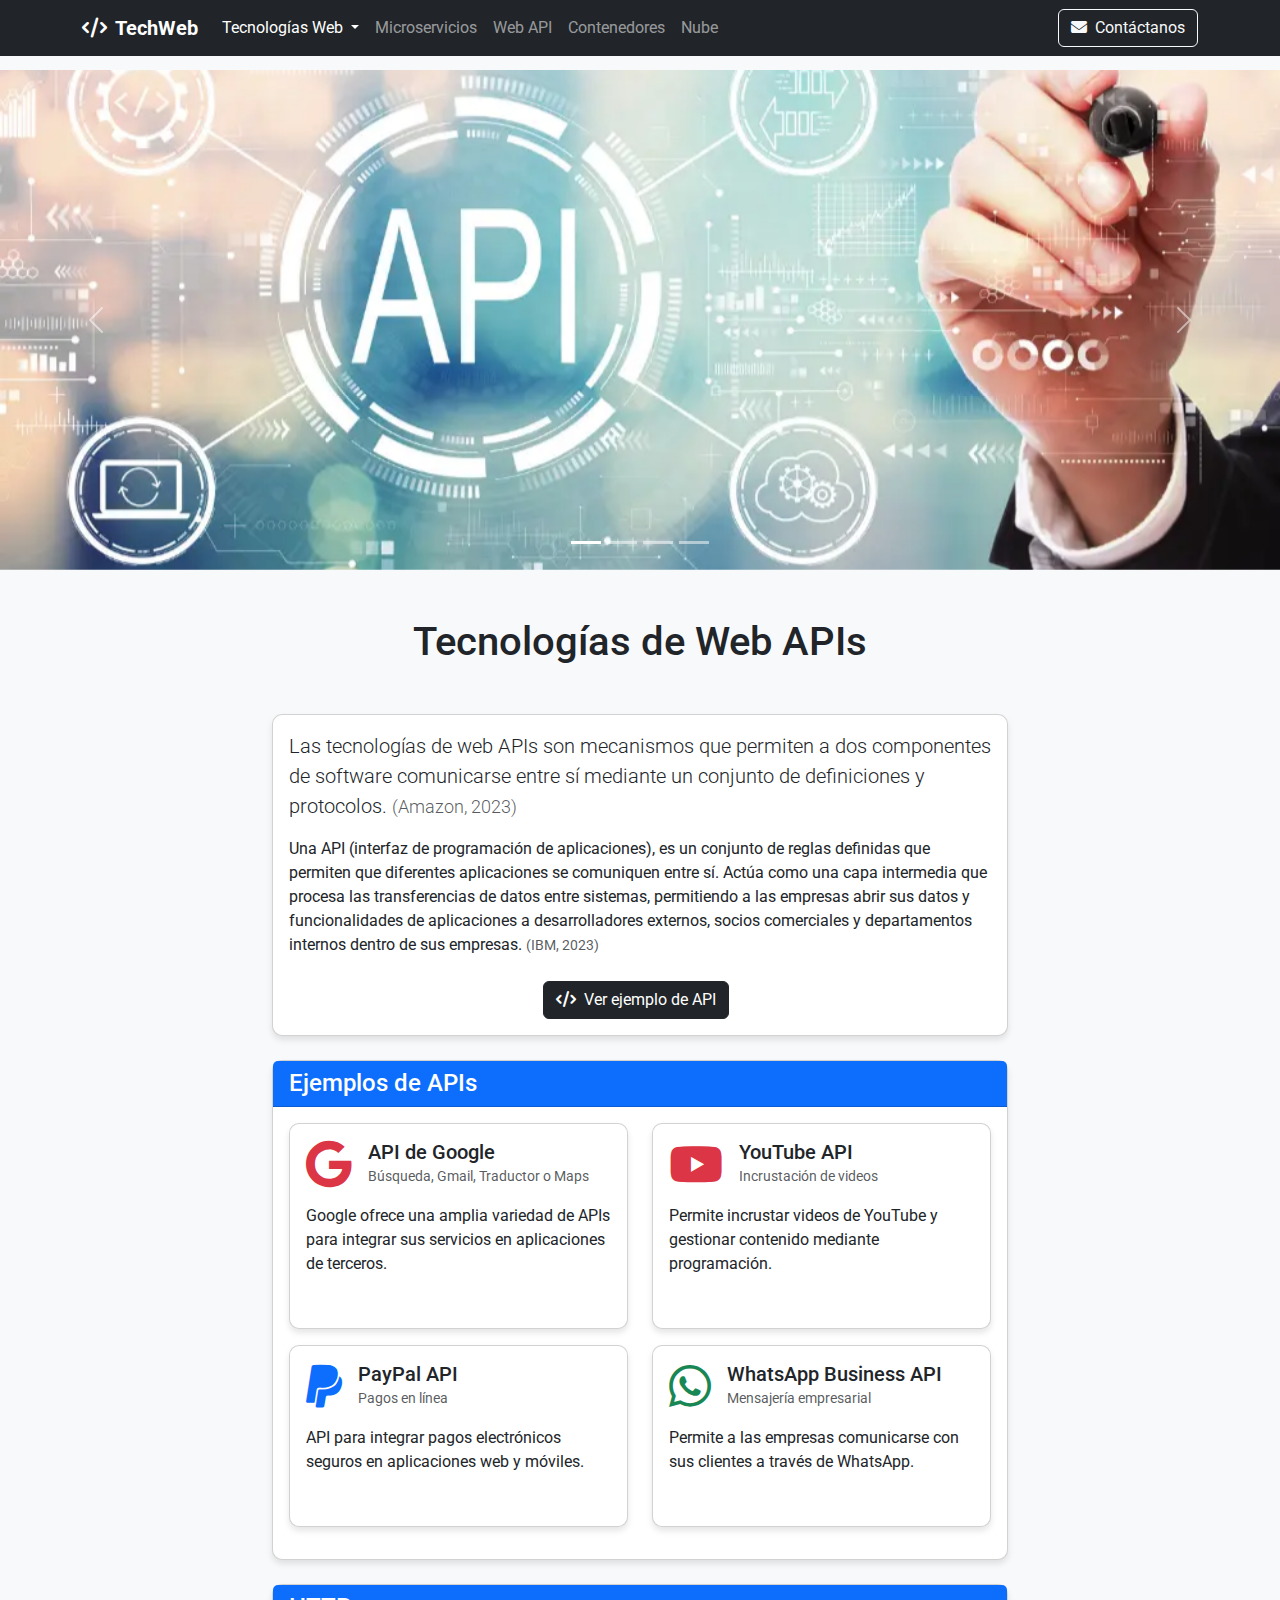
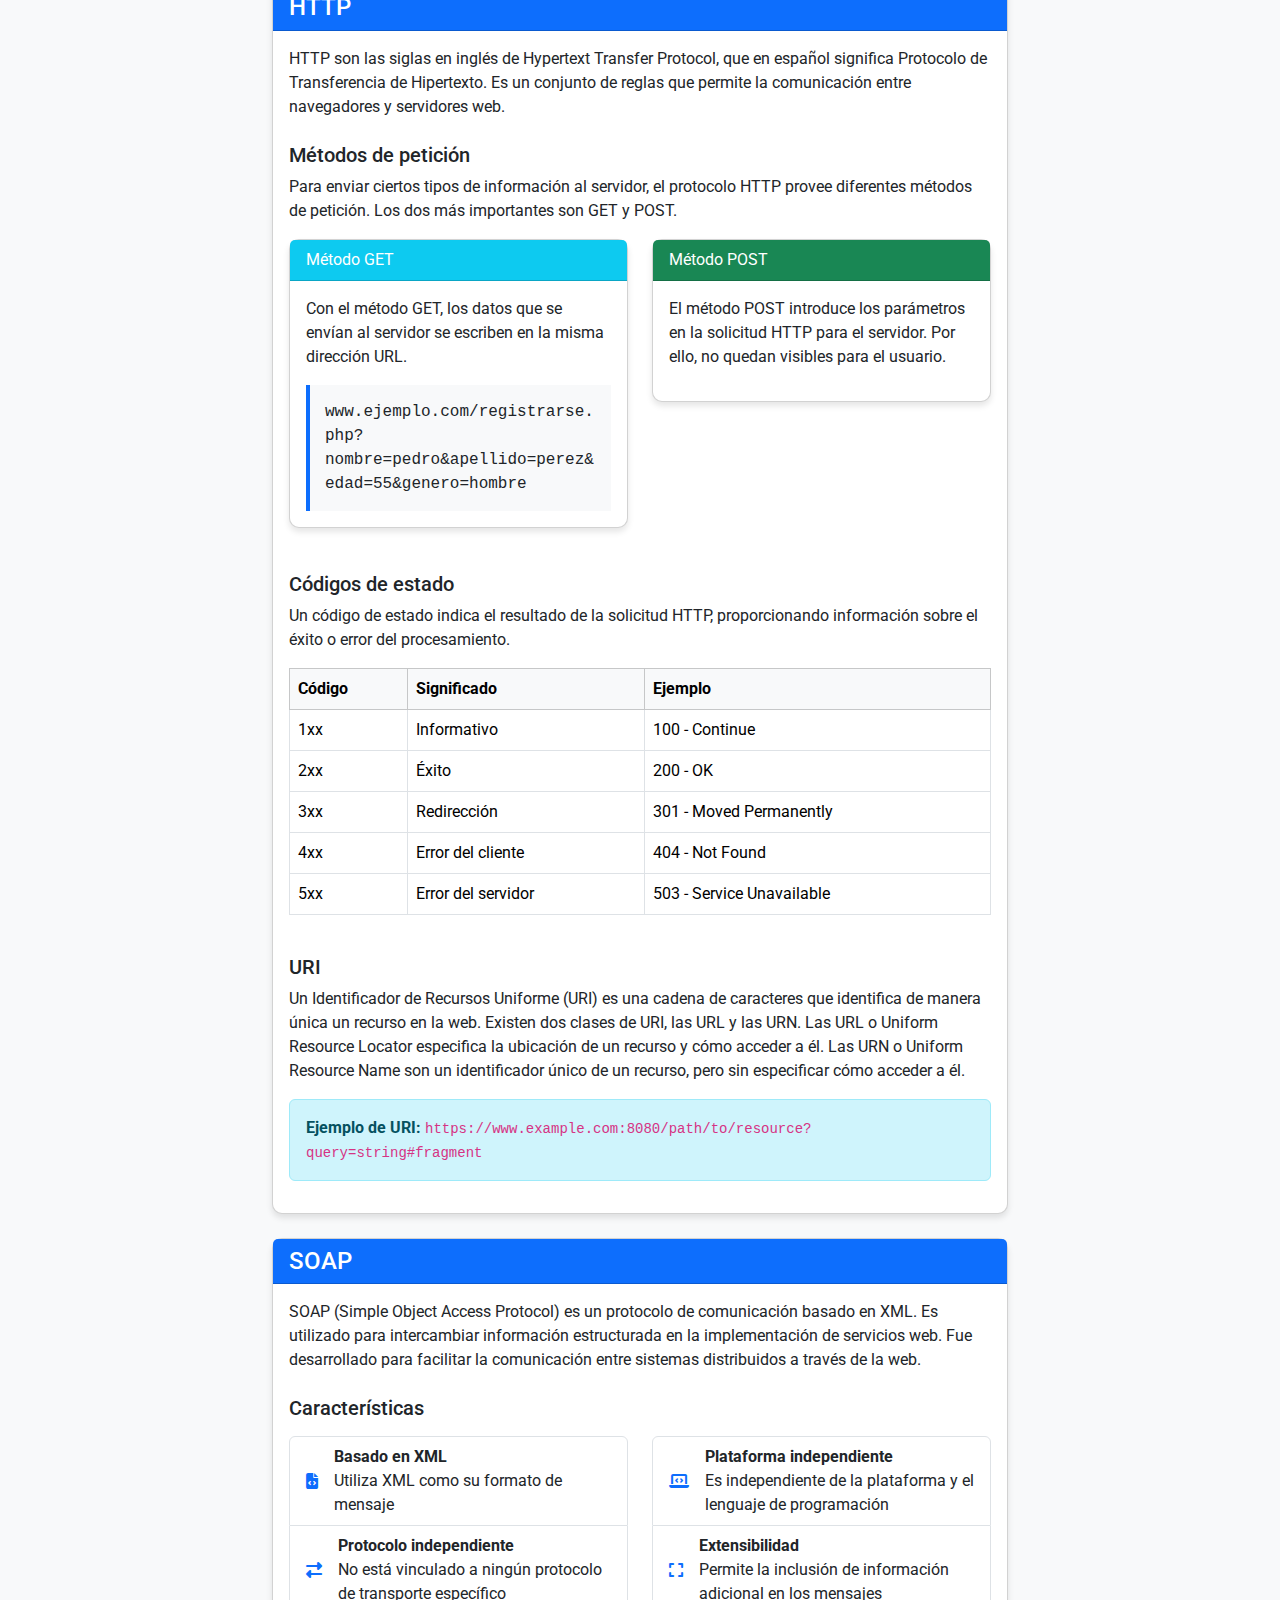
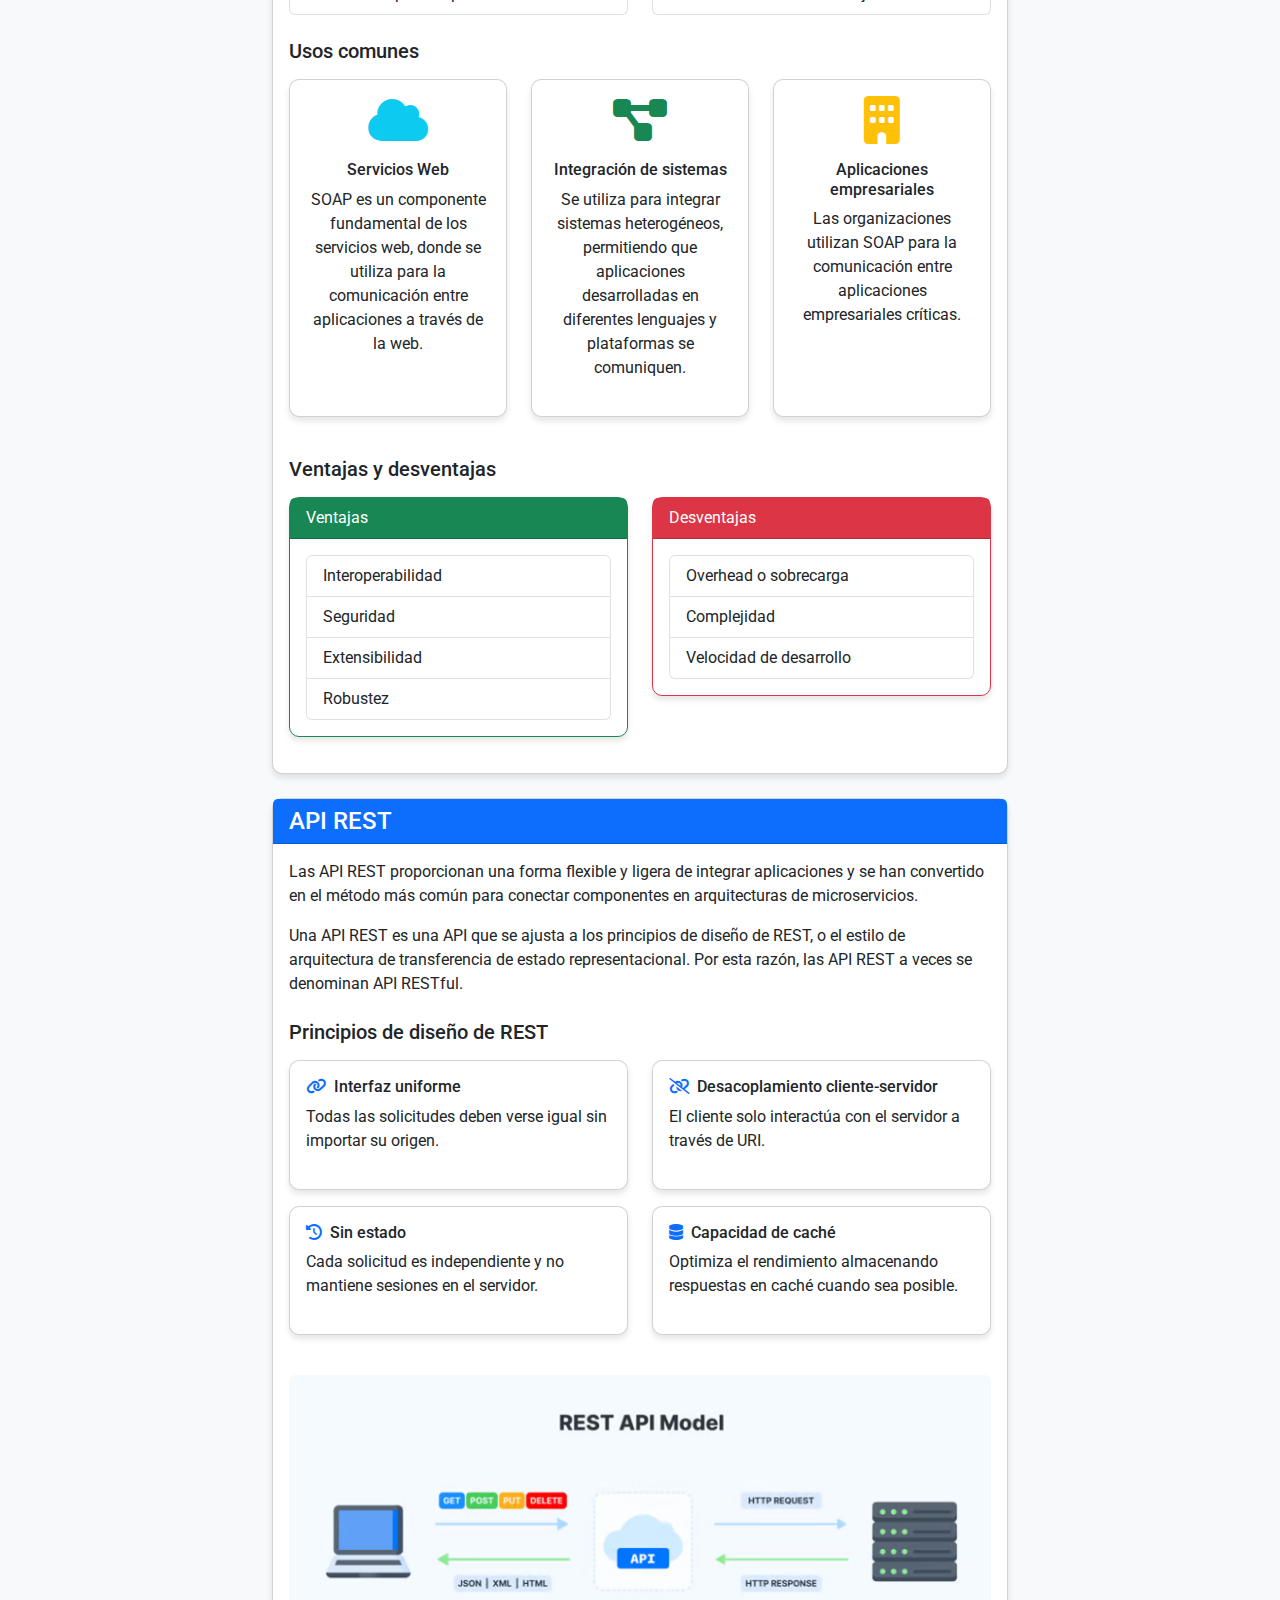
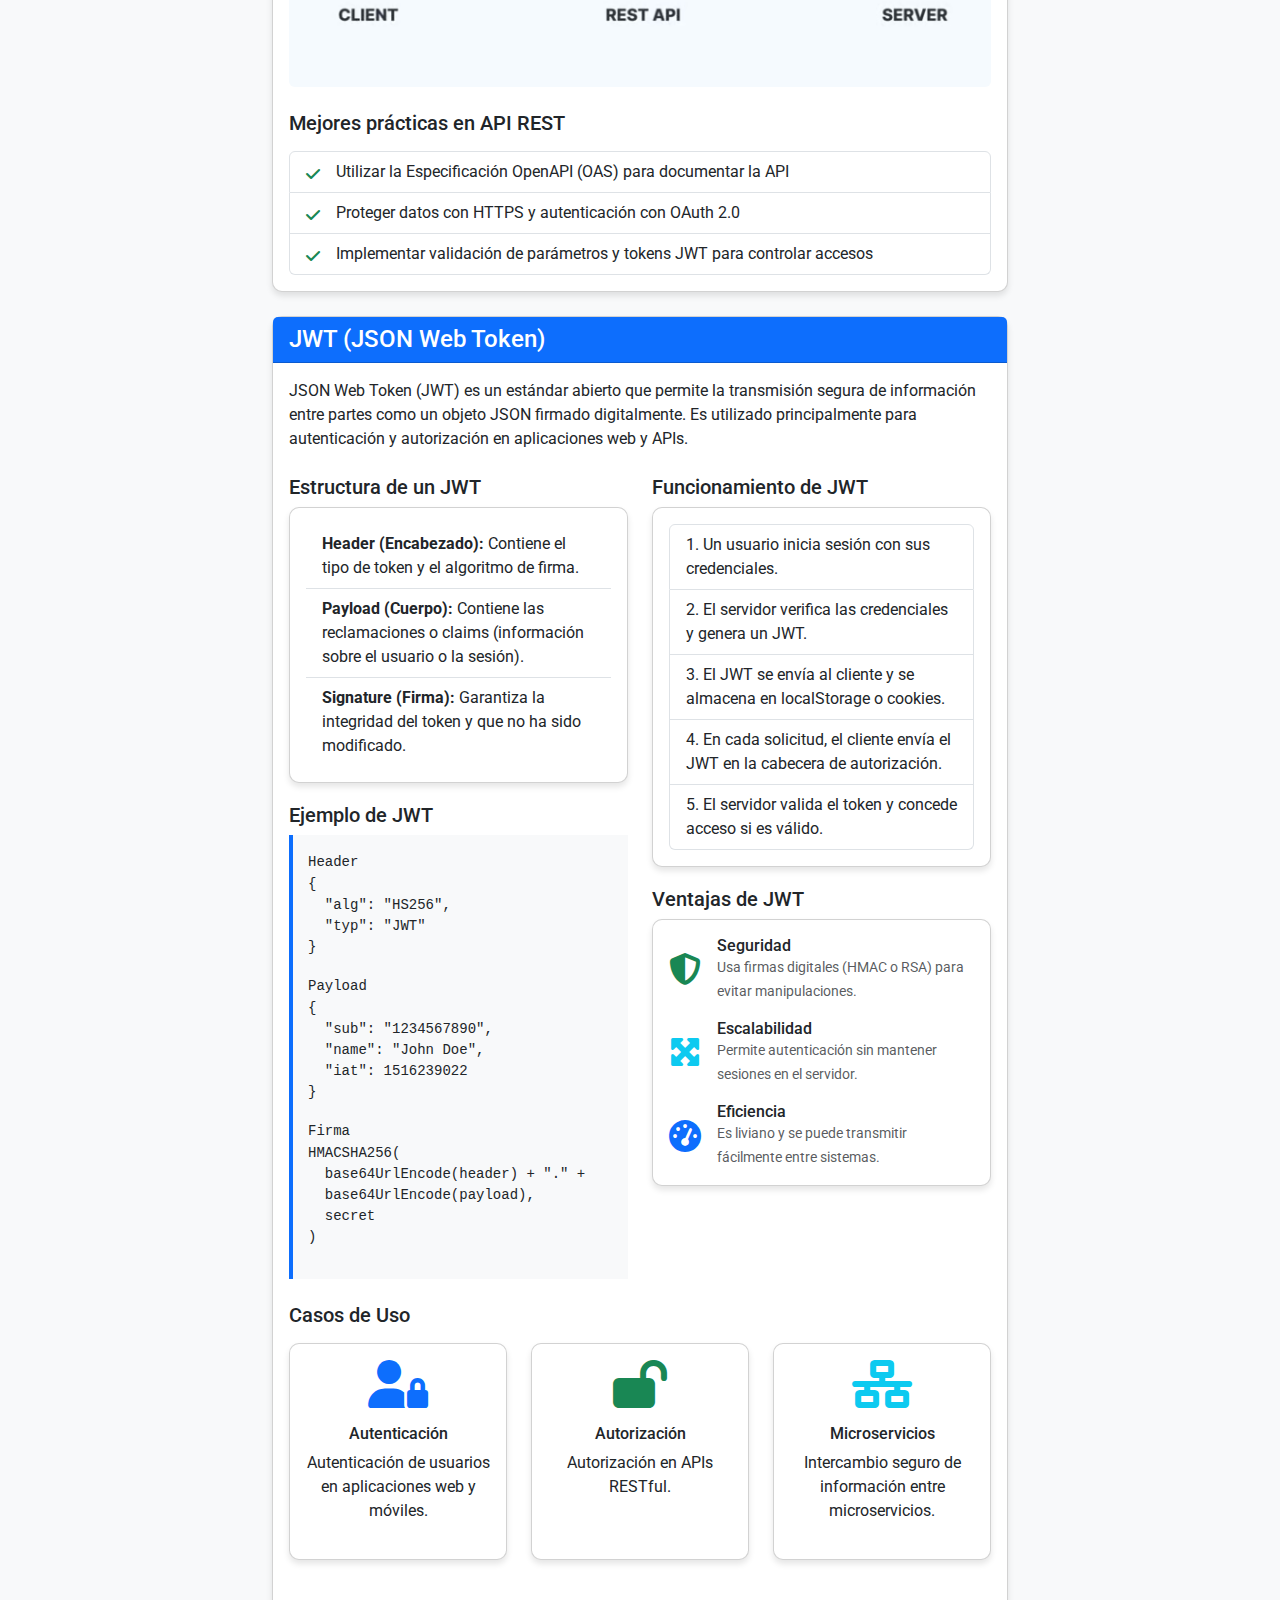
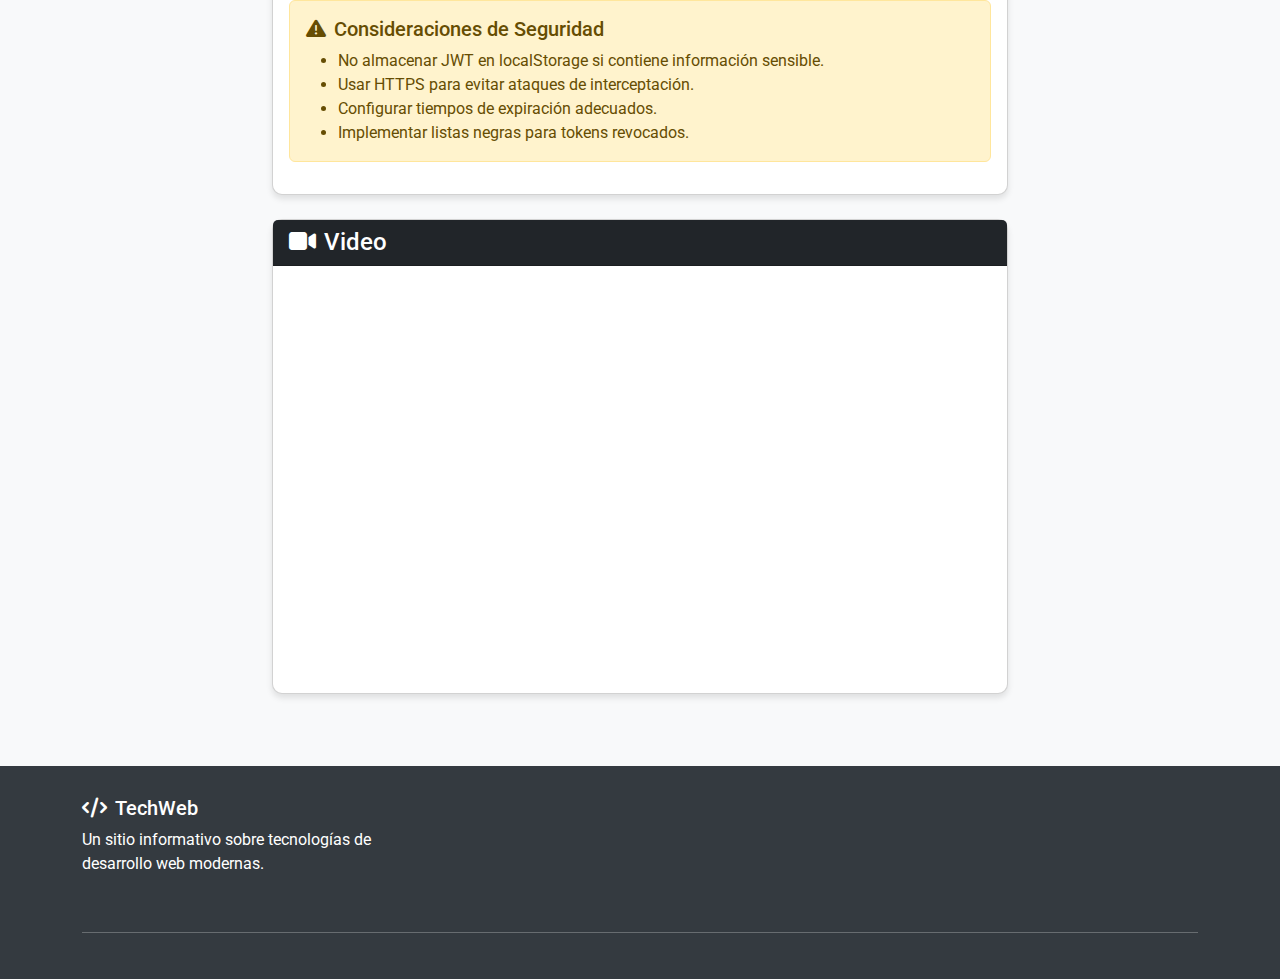
<file: index.html>
<!DOCTYPE html>
<html lang="es">
<head>
    <meta charset="UTF-8">
    <meta name="viewport" content="width=device-width, initial-scale=1.0">
    <link href="https://cdn.jsdelivr.net/npm/bootstrap@5.3.3/dist/css/bootstrap.min.css" rel="stylesheet">
    <script src="https://cdn.jsdelivr.net/npm/bootstrap@5.3.3/dist/js/bootstrap.bundle.min.js"></script>
    <link rel="stylesheet" href="https://cdnjs.cloudflare.com/ajax/libs/font-awesome/6.4.0/css/all.min.css">
    <link rel="stylesheet" href="css/style.css">

    <title>Tecnologías de Web APIs</title>
</head>
<body>
    <!-- Navbar -->
    <nav class="navbar navbar-expand-lg navbar-dark bg-dark fixed-top">
        <div class="container">
            <a class="navbar-brand" href="index.html">
                <i class="fas fa-code me-2"></i>TechWeb
            </a>
            <button class="navbar-toggler" type="button" data-bs-toggle="collapse" data-bs-target="#navbarNav" aria-controls="navbarNav" aria-expanded="false" aria-label="Toggle navigation">
                <span class="navbar-toggler-icon"></span>
            </button>
            <div class="collapse navbar-collapse" id="navbarNav">
                <ul class="navbar-nav me-auto">
                    <li class="nav-item dropdown">
                        <a class="nav-link dropdown-toggle active" href="#" id="webTechDropdown" role="button" data-bs-toggle="dropdown" aria-expanded="false">
                             Tecnologías Web
                        </a>
                        <ul class="dropdown-menu" aria-labelledby="webTechDropdown">
                            <li><a class="dropdown-item" href="#http">HTTP</a></li>
                            <li><a class="dropdown-item" href="#soap">SOAP</a></li>
                            <li><a class="dropdown-item" href="#rest">REST</a></li>
                            <li><a class="dropdown-item" href="#jwt">JWT</a></li>
                        </ul>
                    </li>
                    <li class="nav-item">
                        <a class="nav-link" href="microservicios.html">Microservicios</a>
                    </li>
                    <li class="nav-item">
                        <a class="nav-link" href="webapi.html">Web API</a>
                    </li>
                    <li class="nav-item">
                        <a class="nav-link" href="contenedores.html">Contenedores</a>
                    </li>
                    <li class="nav-item">
                        <a class="nav-link" href="nube.html">Nube</a>
                    </li>
                </ul>
                <button class="btn btn-outline-light" data-bs-toggle="modal" data-bs-target="#contactModal">
                    <i class="fas fa-envelope me-1"></i> Contáctanos
                </button>
            </div>
        </div>
    </nav>

    <!-- Carrusel -->
    <div id="mainCarousel" class="carousel slide mb-5" data-bs-ride="carousel">
        <div class="carousel-indicators">
            <button type="button" data-bs-target="#mainCarousel" data-bs-slide-to="0" class="active" aria-current="true" aria-label="Slide 1"></button>
            <button type="button" data-bs-target="#mainCarousel" data-bs-slide-to="1" aria-label="Slide 2"></button>
            <button type="button" data-bs-target="#mainCarousel" data-bs-slide-to="2" aria-label="Slide 3"></button>
            <button type="button" data-bs-target="#mainCarousel" data-bs-slide-to="3" aria-label="Slide 4"></button>
        </div>
        <div class="carousel-inner">
            <div class="carousel-item active">
                <img src="img/1.webp" class="d-block w-100" alt="APIs">
            </div>
            <div class="carousel-item">
                <img src="img/2.png" class="d-block w-100" alt="HTTP">
            </div>
            <div class="carousel-item">
                <img src="img/3.avif" class="d-block w-100" alt="SOAP">
            </div>
            <div class="carousel-item">
                <img src="img/4.png" class="d-block w-100" alt="JWT">
            </div>
        </div>
        <button class="carousel-control-prev" type="button" data-bs-target="#mainCarousel" data-bs-slide="prev">
            <span class="carousel-control-prev-icon" aria-hidden="true"></span>
        </button>
        <button class="carousel-control-next" type="button" data-bs-target="#mainCarousel" data-bs-slide="next">
            <span class="carousel-control-next-icon" aria-hidden="true"></span>
        </button>
    </div>

 
    <div class="container">
        <div class="row">
            <div class="col-lg-8 mx-auto">
                <h1 class="text-center mb-5 section-title">Tecnologías de Web APIs</h1>
                
                <div class="card mb-4">
                    <div class="card-body">
                        <p class="lead">Las tecnologías de web APIs son mecanismos que permiten a dos componentes de software comunicarse entre sí mediante un conjunto de definiciones y protocolos. <small class="text-muted">(Amazon, 2023)</small></p>
                        
                        <p>Una API (interfaz de programación de aplicaciones), es un conjunto de reglas definidas que permiten que diferentes aplicaciones se comuniquen entre sí. Actúa como una capa intermedia que procesa las transferencias de datos entre sistemas, permitiendo a las empresas abrir sus datos y funcionalidades de aplicaciones a desarrolladores externos, socios comerciales y departamentos internos dentro de sus empresas. <small class="text-muted">(IBM, 2023)</small></p>
                        
                        <div class="text-center mt-4">
                            <button class="btn btn-dark me-2" data-bs-toggle="modal" data-bs-target="#codeModal">
                                <i class="fas fa-code me-1"></i> Ver ejemplo de API
                            </button>
                        </div>
                    </div>
                </div>

                <div class="card mb-4">
                    <div class="card-header bg-primary text-white">
                        <h2 class="h4 mb-0">Ejemplos de APIs</h2>
                    </div>
                    <div class="card-body">
                        <div class="row">
                            <div class="col-md-6 mb-3">
                                <div class="card h-100">
                                    <div class="card-body">
                                        <div class="d-flex align-items-center mb-3">
                                            <i class="fab fa-google fa-3x text-danger me-3"></i>
                                            <div>
                                                <h5 class="mb-0">API de Google</h5>
                                                <small class="text-muted">Búsqueda, Gmail, Traductor o Maps</small>
                                            </div>
                                        </div>
                                        <p>Google ofrece una amplia variedad de APIs para integrar sus servicios en aplicaciones de terceros.</p>
                                    </div>
                                </div>
                            </div>
                            <div class="col-md-6 mb-3">
                                <div class="card h-100">
                                    <div class="card-body">
                                        <div class="d-flex align-items-center mb-3">
                                            <i class="fab fa-youtube fa-3x text-danger me-3"></i>
                                            <div>
                                                <h5 class="mb-0">YouTube API</h5>
                                                <small class="text-muted">Incrustación de videos</small>
                                            </div>
                                        </div>
                                        <p>Permite incrustar videos de YouTube y gestionar contenido mediante programación.</p>
                                    </div>
                                </div>
                            </div>
                            <div class="col-md-6 mb-3">
                                <div class="card h-100">
                                    <div class="card-body">
                                        <div class="d-flex align-items-center mb-3">
                                            <i class="fab fa-paypal fa-3x text-primary me-3"></i>
                                            <div>
                                                <h5 class="mb-0">PayPal API</h5>
                                                <small class="text-muted">Pagos en línea</small>
                                            </div>
                                        </div>
                                        <p>API para integrar pagos electrónicos seguros en aplicaciones web y móviles.</p>
                                    </div>
                                </div>
                            </div>
                            <div class="col-md-6 mb-3">
                                <div class="card h-100">
                                    <div class="card-body">
                                        <div class="d-flex align-items-center mb-3">
                                            <i class="fab fa-whatsapp fa-3x text-success me-3"></i>
                                            <div>
                                                <h5 class="mb-0">WhatsApp Business API</h5>
                                                <small class="text-muted">Mensajería empresarial</small>
                                            </div>
                                        </div>
                                        <p>Permite a las empresas comunicarse con sus clientes a través de WhatsApp.</p>
                                    </div>
                                </div>
                            </div>
                        </div>
                    </div>
                </div>

                <div id="http" class="card mb-4">
                    <div class="card-header bg-primary text-white">
                        <h2 class="h4 mb-0">HTTP</h2>
                    </div>
                    <div class="card-body">
                        <p>HTTP son las siglas en inglés de Hypertext Transfer Protocol, que en español significa Protocolo de Transferencia de Hipertexto. Es un conjunto de reglas que permite la comunicación entre navegadores y servidores web.</p>
                        
                        <h5 class="mt-4">Métodos de petición</h5>
                        <p>Para enviar ciertos tipos de información al servidor, el protocolo HTTP provee diferentes métodos de petición. Los dos más importantes son GET y POST.</p>
                        
                        <div class="row mt-3">
                            <div class="col-md-6">
                                <div class="card">
                                    <div class="card-header bg-info text-white">
                                        Método GET
                                    </div>
                                    <div class="card-body">
                                        <p>Con el método GET, los datos que se envían al servidor se escriben en la misma dirección URL.</p>
                                        <div class="code-example">
                                            www.ejemplo.com/registrarse.php?nombre=pedro&apellido=perez&edad=55&genero=hombre
                                        </div>
                                    </div>
                                </div>
                            </div>
                            <div class="col-md-6">
                                <div class="card">
                                    <div class="card-header bg-success text-white">
                                        Método POST
                                    </div>
                                    <div class="card-body">
                                        <p>El método POST introduce los parámetros en la solicitud HTTP para el servidor. Por ello, no quedan visibles para el usuario.</p>
                                    </div>
                                </div>
                            </div>
                        </div>
                        
                        <h5 class="mt-4">Códigos de estado</h5>
                        <p>Un código de estado indica el resultado de la solicitud HTTP, proporcionando información sobre el éxito o error del procesamiento.</p>
                        
                        <div class="table-responsive mt-3">
                            <table class="table table-bordered table-hover">
                                <thead class="table-light">
                                    <tr>
                                        <th>Código</th>
                                        <th>Significado</th>
                                        <th>Ejemplo</th>
                                    </tr>
                                </thead>
                                <tbody>
                                    <tr>
                                        <td>1xx</td>
                                        <td>Informativo</td>
                                        <td>100 - Continue</td>
                                    </tr>
                                    <tr>
                                        <td>2xx</td>
                                        <td>Éxito</td>
                                        <td>200 - OK</td>
                                    </tr>
                                    <tr>
                                        <td>3xx</td>
                                        <td>Redirección</td>
                                        <td>301 - Moved Permanently</td>
                                    </tr>
                                    <tr>
                                        <td>4xx</td>
                                        <td>Error del cliente</td>
                                        <td>404 - Not Found</td>
                                    </tr>
                                    <tr>
                                        <td>5xx</td>
                                        <td>Error del servidor</td>
                                        <td>503 - Service Unavailable</td>
                                    </tr>
                                </tbody>
                            </table>
                        </div>
                        
                        <h5 class="mt-4">URI</h5>
                        <p>Un Identificador de Recursos Uniforme (URI) es una cadena de caracteres que identifica de manera única un recurso en la web. Existen dos clases de URI, las URL y las URN. Las URL o Uniform
                            Resource Locator especifica la ubicación de un recurso y cómo acceder a él. Las URN o Uniform
                            Resource Name son un identificador único de un recurso, pero sin especificar cómo acceder a él.</p>
                        
                        <div class="alert alert-info mt-3">
                            <strong>Ejemplo de URI:</strong> <code>https://www.example.com:8080/path/to/resource?query=string#fragment</code>
                        </div>
                    </div>
                </div>


                <div id="soap" class="card mb-4">
                    <div class="card-header bg-primary text-white">
                        <h2 class="h4 mb-0">SOAP</h2>
                    </div>
                    <div class="card-body">
                        <p>SOAP (Simple Object Access Protocol) es un protocolo de comunicación basado en XML. Es utilizado para intercambiar información estructurada en la implementación de servicios web. Fue desarrollado para facilitar la comunicación entre sistemas distribuidos a través de la web.</p>
                        
                        <h5 class="mt-4">Características</h5>
                        <div class="row mt-3">
                            <div class="col-md-6">
                                <ul class="list-group">
                                    <li class="list-group-item d-flex align-items-center">
                                        <i class="fas fa-file-code me-3 text-primary"></i>
                                        <div>
                                            <strong>Basado en XML</strong><br>
                                            Utiliza XML como su formato de mensaje
                                        </div>
                                    </li>
                                    <li class="list-group-item d-flex align-items-center">
                                        <i class="fas fa-exchange-alt me-3 text-primary"></i>
                                        <div>
                                            <strong>Protocolo independiente</strong><br>
                                            No está vinculado a ningún protocolo de transporte específico
                                        </div>
                                    </li>
                                </ul>
                            </div>
                            <div class="col-md-6">
                                <ul class="list-group">
                                    <li class="list-group-item d-flex align-items-center">
                                        <i class="fas fa-laptop-code me-3 text-primary"></i>
                                        <div>
                                            <strong>Plataforma independiente</strong><br>
                                            Es independiente de la plataforma y el lenguaje de programación
                                        </div>
                                    </li>
                                    <li class="list-group-item d-flex align-items-center">
                                        <i class="fas fa-expand me-3 text-primary"></i>
                                        <div>
                                            <strong>Extensibilidad</strong><br>
                                            Permite la inclusión de información adicional en los mensajes
                                        </div>
                                    </li>
                                </ul>
                            </div>
                        </div>
                        
                        <h5 class="mt-4">Usos comunes</h5>
                        <div class="row mt-3">
                            <div class="col-md-4 mb-3">
                                <div class="card h-100">
                                    <div class="card-body text-center">
                                        <i class="fas fa-cloud fa-3x mb-3 text-info"></i>
                                        <h6 class="card-title">Servicios Web</h6>
                                        <p class="card-text">SOAP es un componente fundamental de los servicios web, donde se utiliza para la comunicación entre aplicaciones a través de la web.</p>
                                    </div>
                                </div>
                            </div>
                            <div class="col-md-4 mb-3">
                                <div class="card h-100">
                                    <div class="card-body text-center">
                                        <i class="fas fa-project-diagram fa-3x mb-3 text-success"></i>
                                        <h6 class="card-title">Integración de sistemas</h6>
                                        <p class="card-text">Se utiliza para integrar sistemas heterogéneos, permitiendo que aplicaciones desarrolladas en diferentes lenguajes y plataformas se comuniquen.</p>
                                    </div>
                                </div>
                            </div>
                            <div class="col-md-4 mb-3">
                                <div class="card h-100">
                                    <div class="card-body text-center">
                                        <i class="fas fa-building fa-3x mb-3 text-warning"></i>
                                        <h6 class="card-title">Aplicaciones empresariales</h6>
                                        <p class="card-text">Las organizaciones utilizan SOAP para la comunicación entre aplicaciones empresariales críticas.</p>
                                    </div>
                                </div>
                            </div>
                        </div>
                        
                        <h5 class="mt-4">Ventajas y desventajas</h5>
                        <div class="row mt-3">
                            <div class="col-md-6">
                                <div class="card border-success">
                                    <div class="card-header bg-success text-white">
                                        Ventajas
                                    </div>
                                    <div class="card-body">
                                        <ul class="list-group">
                                            <li class="list-group-item">Interoperabilidad</li>
                                            <li class="list-group-item">Seguridad</li>
                                            <li class="list-group-item">Extensibilidad</li>
                                            <li class="list-group-item">Robustez</li>
                                        </ul>
                                    </div>
                                </div>
                            </div>
                            <div class="col-md-6">
                                <div class="card border-danger">
                                    <div class="card-header bg-danger text-white">
                                        Desventajas
                                    </div>
                                    <div class="card-body">
                                        <ul class="list-group">
                                            <li class="list-group-item">Overhead o sobrecarga</li>
                                            <li class="list-group-item">Complejidad</li>
                                            <li class="list-group-item">Velocidad de desarrollo</li>
                                        </ul>
                                    </div>
                                </div>
                            </div>
                        </div>
                    </div>
                </div>

                <div id="rest" class="card mb-4">
                    <div class="card-header bg-primary text-white">
                        <h2 class="h4 mb-0">API REST</h2>
                    </div>
                    <div class="card-body">
                        <p>Las API REST proporcionan una forma flexible y ligera de integrar aplicaciones y se han convertido en el método más común para conectar componentes en arquitecturas de microservicios.</p>
                        <p>Una API REST es una API que se ajusta a los principios de diseño de REST, o el estilo de arquitectura de transferencia de estado representacional. Por esta razón, las API REST a veces se denominan API RESTful.</p>
                        
                        <h5 class="mt-4">Principios de diseño de REST</h5>
                        <div class="row mt-3">
                            <div class="col-md-6 mb-3">
                                <div class="card h-100">
                                    <div class="card-body">
                                        <h6 class="card-title"><i class="fas fa-link me-2 text-primary"></i>Interfaz uniforme</h6>
                                        <p class="card-text">Todas las solicitudes deben verse igual sin importar su origen.</p>
                                    </div>
                                </div>
                            </div>
                            <div class="col-md-6 mb-3">
                                <div class="card h-100">
                                    <div class="card-body">
                                        <h6 class="card-title"><i class="fas fa-unlink me-2 text-primary"></i>Desacoplamiento cliente-servidor</h6>
                                        <p class="card-text">El cliente solo interactúa con el servidor a través de URI.</p>
                                    </div>
                                </div>
                            </div>
                            <div class="col-md-6 mb-3">
                                <div class="card h-100">
                                    <div class="card-body">
                                        <h6 class="card-title"><i class="fas fa-history me-2 text-primary"></i>Sin estado</h6>
                                        <p class="card-text">Cada solicitud es independiente y no mantiene sesiones en el servidor.</p>
                                    </div>
                                </div>
                            </div>
                            <div class="col-md-6 mb-3">
                                <div class="card h-100">
                                    <div class="card-body">
                                        <h6 class="card-title"><i class="fas fa-database me-2 text-primary"></i>Capacidad de caché</h6>
                                        <p class="card-text">Optimiza el rendimiento almacenando respuestas en caché cuando sea posible.</p>
                                    </div>
                                </div>
                            </div>
                        </div>
                        
                        <div class="my-4">
                            <img src="img/apirest.png" alt="Arquitectura API REST" class="img-fluid rounded">
                        </div>
                        
                        <h5 class="mt-4">Mejores prácticas en API REST</h5>
                        <ul class="list-group mt-3">
                            <li class="list-group-item d-flex align-items-center">
                                <i class="fas fa-check text-success me-3 mt-1"></i>
                                Utilizar la Especificación OpenAPI (OAS) para documentar la API
                            </li>
                            <li class="list-group-item d-flex align-items-center">
                                <i class="fas fa-check text-success me-3 mt-1"></i>

                                Proteger datos con HTTPS y autenticación con OAuth 2.0
                            </li>
                            <li class="list-group-item d-flex align-items-center">
                                <i class="fas fa-check text-success me-3 mt-1"></i>
                                Implementar validación de parámetros y tokens JWT para controlar accesos
                            </li>
                        </ul>
                    </div>
                </div>


                <div id="jwt" class="card mb-4">
                    <div class="card-header bg-primary text-white">
                        <h2 class="h4 mb-0">JWT (JSON Web Token)</h2>
                    </div>
                    <div class="card-body">
                        <p>JSON Web Token (JWT) es un estándar abierto que permite la transmisión segura de información entre partes como un objeto JSON firmado digitalmente. Es utilizado principalmente para autenticación y autorización en aplicaciones web y APIs.</p>
                        
                        <div class="row mt-4">
                            <div class="col-md-6">
                                <h5>Estructura de un JWT</h5>
                                <div class="card">
                                    <div class="card-body">
                                        <ul class="list-group list-group-flush">
                                            <li class="list-group-item">
                                                <strong>Header (Encabezado):</strong> Contiene el tipo de token y el algoritmo de firma.
                                            </li>
                                            <li class="list-group-item">
                                                <strong>Payload (Cuerpo):</strong> Contiene las reclamaciones o claims (información sobre el usuario o la sesión).
                                            </li>
                                            <li class="list-group-item">
                                                <strong>Signature (Firma):</strong> Garantiza la integridad del token y que no ha sido modificado.
                                            </li>
                                        </ul>
                                    </div>
                                </div>
                                
                                <div class="mt-3">
                                    <h5>Ejemplo de JWT</h5>
                                    <div class="code-example">
                                        <small>Header</small>
                                        <pre>{
  "alg": "HS256",
  "typ": "JWT"
}</pre>
                                        <small>Payload</small>
                                        <pre>{
  "sub": "1234567890",
  "name": "John Doe",
  "iat": 1516239022
}</pre>
                                        <small>Firma</small>
                                        <pre>HMACSHA256(
  base64UrlEncode(header) + "." +
  base64UrlEncode(payload),
  secret
)</pre>
                                    </div>
                                </div>
                            </div>
                            <div class="col-md-6">
                                <h5>Funcionamiento de JWT</h5>
                                <div class="card">
                                    <div class="card-body">
                                        <ol class="list-group list-group-numbered">
                                            <li class="list-group-item">Un usuario inicia sesión con sus credenciales.</li>
                                            <li class="list-group-item">El servidor verifica las credenciales y genera un JWT.</li>
                                            <li class="list-group-item">El JWT se envía al cliente y se almacena en localStorage o cookies.</li>
                                            <li class="list-group-item">En cada solicitud, el cliente envía el JWT en la cabecera de autorización.</li>
                                            <li class="list-group-item">El servidor valida el token y concede acceso si es válido.</li>
                                        </ol>
                                    </div>
                                </div>
                                
                                <div class="mt-3">
                                    <h5>Ventajas de JWT</h5>
                                    <div class="card">
                                        <div class="card-body">
                                            <div class="d-flex align-items-center mb-3">
                                                <i class="fas fa-shield-alt fa-2x text-success me-3"></i>
                                                <div>
                                                    <h6 class="mb-0">Seguridad</h6>
                                                    <small class="text-muted">Usa firmas digitales (HMAC o RSA) para evitar manipulaciones.</small>
                                                </div>
                                            </div>
                                            <div class="d-flex align-items-center mb-3">
                                                <i class="fas fa-expand-arrows-alt fa-2x text-info me-3"></i>
                                                <div>
                                                    <h6 class="mb-0">Escalabilidad</h6>
                                                    <small class="text-muted">Permite autenticación sin mantener sesiones en el servidor.</small>
                                                </div>
                                            </div>
                                            <div class="d-flex align-items-center">
                                                <i class="fas fa-tachometer-alt fa-2x text-primary me-3"></i>
                                                <div>
                                                    <h6 class="mb-0">Eficiencia</h6>
                                                    <small class="text-muted">Es liviano y se puede transmitir fácilmente entre sistemas.</small>
                                                </div>
                                            </div>
                                        </div>
                                    </div>
                                </div>
                            </div>
                        </div>
                        
                        <h5 class="mt-4">Casos de Uso</h5>
                        <div class="row mt-3">
                            <div class="col-md-4 mb-3">
                                <div class="card h-100">
                                    <div class="card-body text-center">
                                        <i class="fas fa-user-lock fa-3x mb-3 text-primary"></i>
                                        <h6 class="card-title">Autenticación</h6>
                                        <p class="card-text">Autenticación de usuarios en aplicaciones web y móviles.</p>
                                    </div>
                                </div>
                            </div>
                            <div class="col-md-4 mb-3">
                                <div class="card h-100">
                                    <div class="card-body text-center">
                                        <i class="fa-solid fa-lock-open fa-3x mb-3 text-success"></i>
                                        <h6 class="card-title">Autorización</h6>
                                        <p class="card-text">Autorización en APIs RESTful.</p>
                                    </div>
                                </div>
                            </div>
                            <div class="col-md-4 mb-3">
                                <div class="card h-100">
                                    <div class="card-body text-center">
                                        <i class="fas fa-network-wired fa-3x mb-3 text-info"></i>
                                        <h6 class="card-title">Microservicios</h6>
                                        <p class="card-text">Intercambio seguro de información entre microservicios.</p>
                                    </div>
                                </div>
                            </div>
                        </div>
                        
                        <div class="alert alert-warning mt-4">
                            <h5><i class="fas fa-exclamation-triangle me-2"></i>Consideraciones de Seguridad</h5>
                            <ul class="mb-0">
                                <li>No almacenar JWT en localStorage si contiene información sensible.</li>
                                <li>Usar HTTPS para evitar ataques de interceptación.</li>
                                <li>Configurar tiempos de expiración adecuados.</li>
                                <li>Implementar listas negras para tokens revocados.</li>
                            </ul>
                        </div>
                    </div>
                </div>

                <!-- Video -->
                <div class="card mb-4">
                    <div class="card-header bg-dark text-white">
                        <h2 class="h4 mb-0"><i class="fas fa-video me-2"></i>Video</h2>
                    </div>
                    <div class="card-body">
                        <div class="video-container">
                            <iframe width="560" height="315" src="https://www.youtube.com/embed/bPNfu0IZhoE?si=NOh75577jUQI_dQY" title="YouTube video player" frameborder="0" allow="accelerometer; autoplay; clipboard-write; encrypted-media; gyroscope; picture-in-picture; web-share" referrerpolicy="strict-origin-when-cross-origin" allowfullscreen></iframe>
                        </div>
                    </div>
                </div>
            </div>
        </div>
    </div>

    <!-- Footer-->
    <footer class="mt-5">
        <div class="container">
            <div class="row">
                <div class="col-md-4 mb-4">
                    <h5><i class="fas fa-code me-2"></i>TechWeb</h5>
                    <p>Un sitio informativo sobre tecnologías de desarrollo web modernas.</p>
                </div>
            </div>
            <hr class="bg-light">
        </div>
    </footer>

    <!-- Ventana Modal Código ejemplo -->
    <div class="modal fade" id="codeModal" tabindex="-1" aria-labelledby="codeModalLabel" aria-hidden="true">
        <div class="modal-dialog modal-lg">
            <div class="modal-content">
                <div class="modal-header bg-dark text-white">
                    <h5 class="modal-title" id="codeModalLabel"><i class="fas fa-code me-2"></i>Ejemplo de API REST</h5>
                    <button type="button" class="btn-close btn-close-white" data-bs-dismiss="modal" aria-label="Close"></button>
                </div>
                <div class="modal-body">
                    <p>Este es un ejemplo básico de una API REST implementada con Node.js y Express:</p>
                    <div class="code-example">
                        <pre>const express = require('express');
const app = express();
app.use(express.json());

// Datos de ejemplo
let products = [
  { id: 1, name: 'Laptop', price: 999.99 },
  { id: 2, name: 'Smartphone', price: 699.99 }
];

// GET /api/products
app.get('/api/products', (req, res) => {
  res.json(products);
});

// GET /api/products/:id
app.get('/api/products/:id', (req, res) => {
  const product = products.find(p => p.id === parseInt(req.params.id));
  if (!product) return res.status(404).send('Product not found');
  res.json(product);
});

// POST /api/products
app.post('/api/products', (req, res) => {
  const product = {
    id: products.length + 1,
    name: req.body.name,
    price: req.body.price
  };
  products.push(product);
  res.status(201).json(product);
});

// PUT /api/products/:id
app.put('/api/products/:id', (req, res) => {
  const product = products.find(p => p.id === parseInt(req.params.id));
  if (!product) return res.status(404).send('Product not found');
  
  product.name = req.body.name;
  product.price = req.body.price;
  
  res.json(product);
});

// DELETE /api/products/:id
app.delete('/api/products/:id', (req, res) => {
  const product = products.find(p => p.id === parseInt(req.params.id));
  if (!product) return res.status(404).send('Product not found');
  
  const index = products.indexOf(product);
  products.splice(index, 1);
  
  res.json(product);
});

app.listen(3000, () => console.log('Server running on port 3000'));</pre>
                    </div>
                </div>
                <div class="modal-footer">
                    <button type="button" class="btn btn-secondary" data-bs-dismiss="modal">Cerrar</button>
                </div>
            </div>
        </div>
    </div>

    <!-- Ventana Modal -->
    <div class="modal fade" id="contactModal" tabindex="-1" aria-labelledby="contactModalLabel" aria-hidden="true">
        <div class="modal-dialog">
            <div class="modal-content">
                <div class="modal-header bg-primary text-white">
                    <h5 class="modal-title" id="contactModalLabel"><i class="fas fa-envelope me-2"></i>Contacto</h5>
                    <button type="button" class="btn-close btn-close-white" data-bs-dismiss="modal" aria-label="Close"></button>
                </div>
                <div class="modal-body">
                    <form>
                        <div class="mb-3">
                            <label for="name" class="form-label">Nombre</label>
                            <input type="text" class="form-control" id="name" required>
                        </div>
                        <div class="mb-3">
                            <label for="email" class="form-label">Email</label>
                            <input type="email" class="form-control" id="email" required>
                        </div>
                        <div class="mb-3">
                            <label for="message" class="form-label">Mensaje</label>
                            <textarea class="form-control" id="message" rows="3" required></textarea>
                        </div>
                    </form>
                </div>
                <div class="modal-footer">
                    <button type="button" class="btn btn-secondary" data-bs-dismiss="modal">Cerrar</button>
                    <button type="button" class="btn btn-primary">Enviar mensaje</button>
                </div>
            </div>
        </div>
    </div>
</body>
</html>
</file>
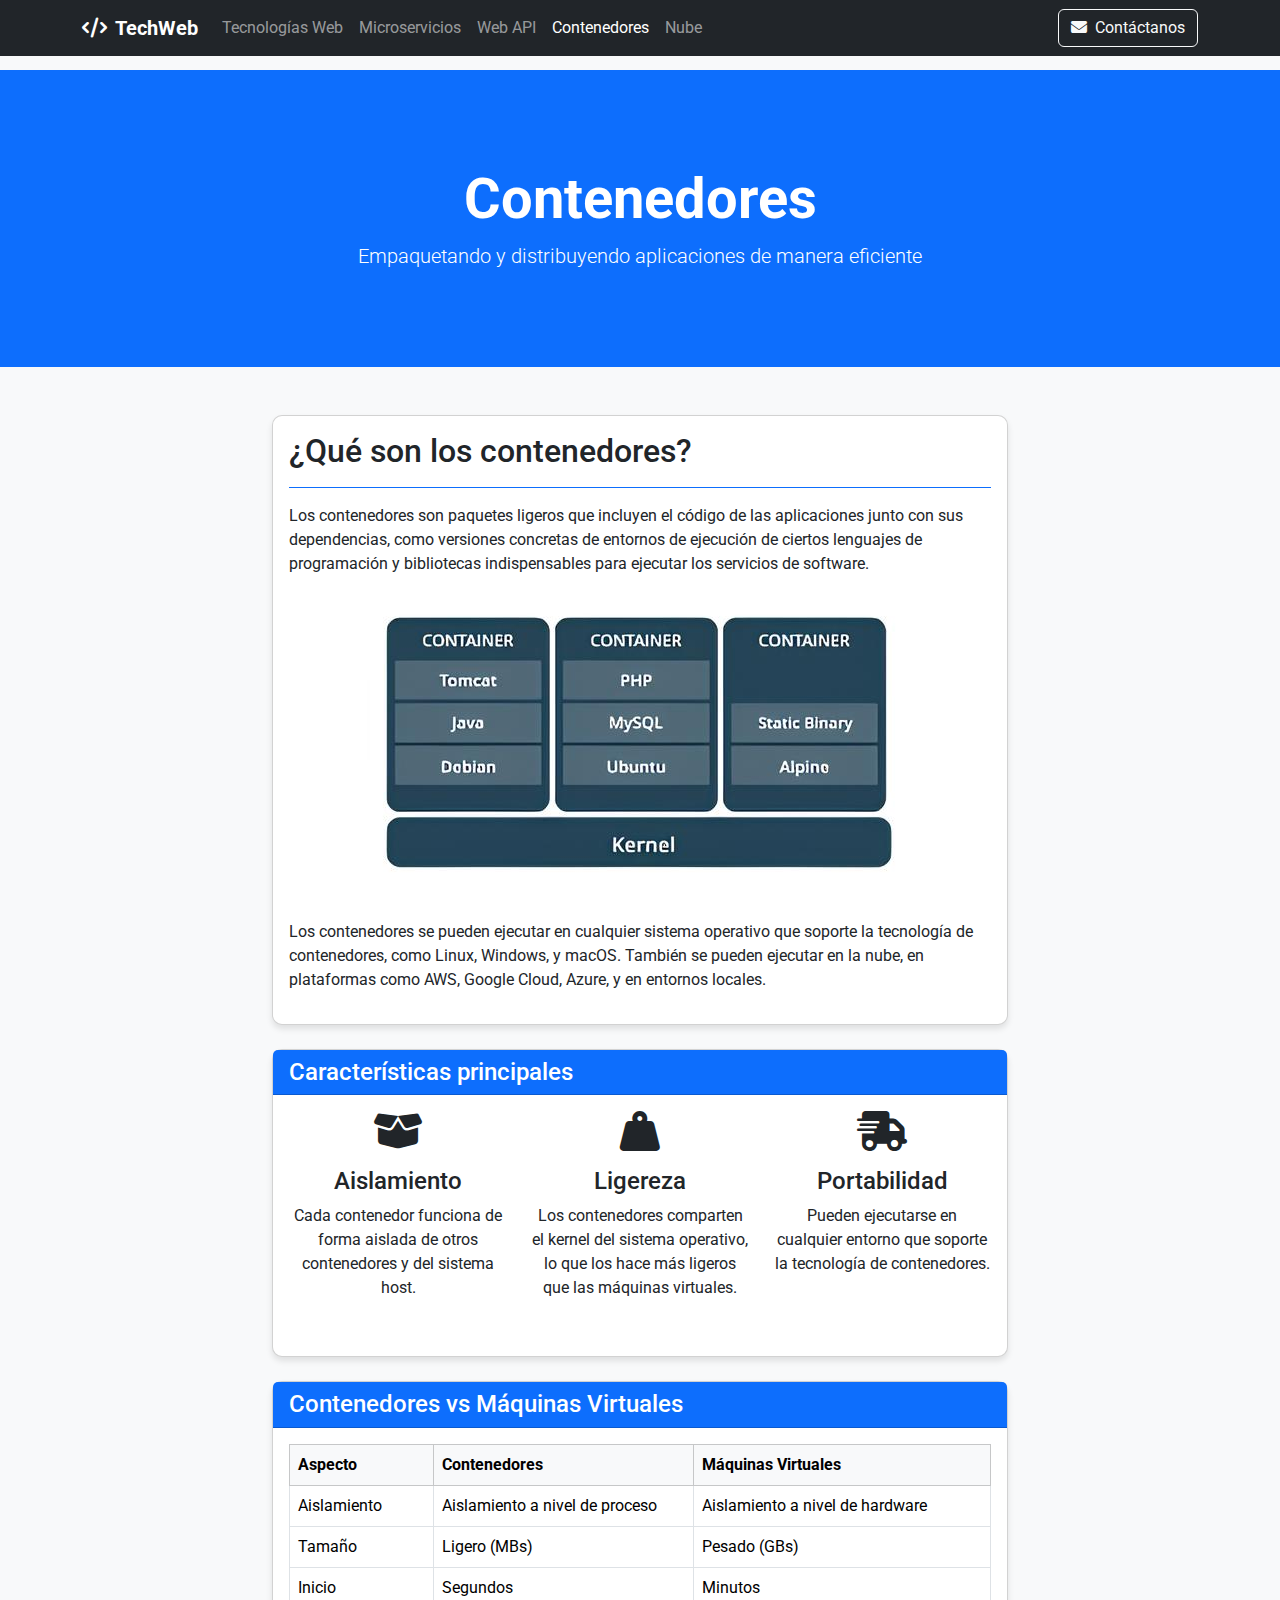
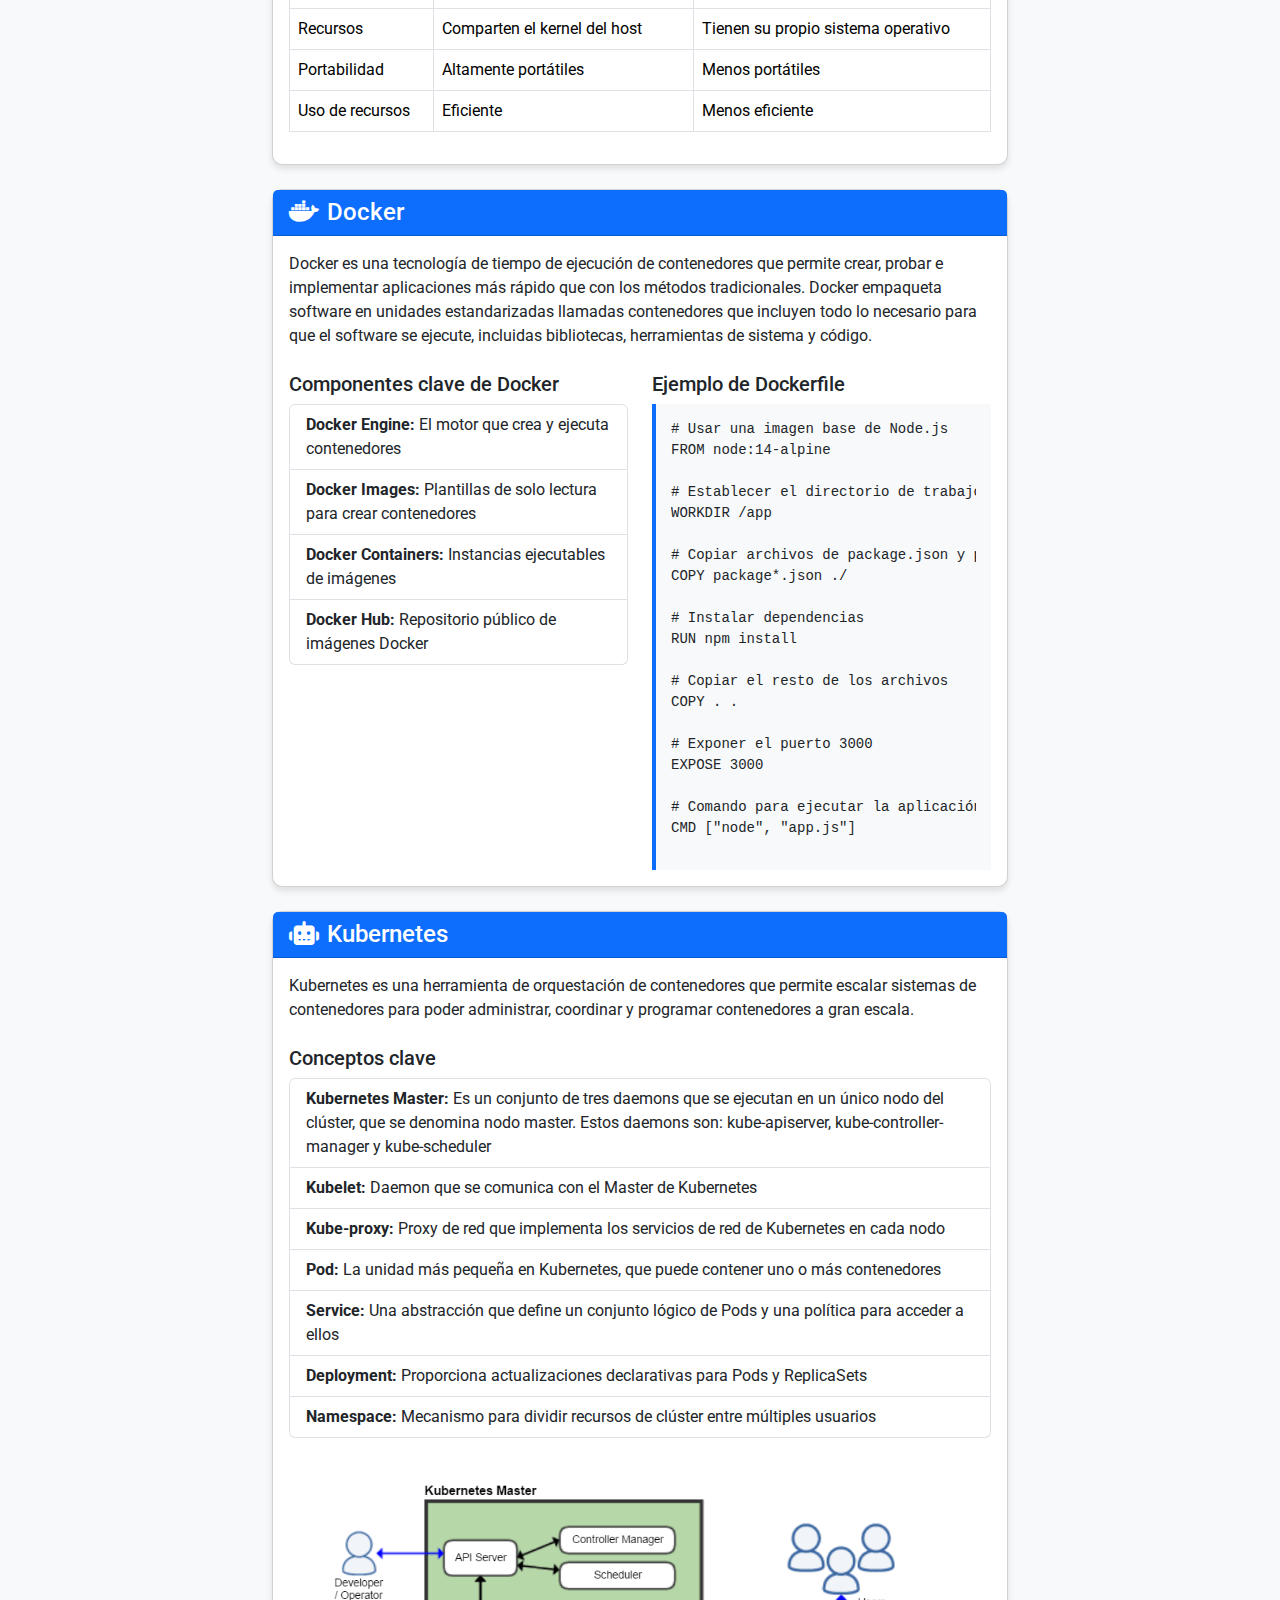
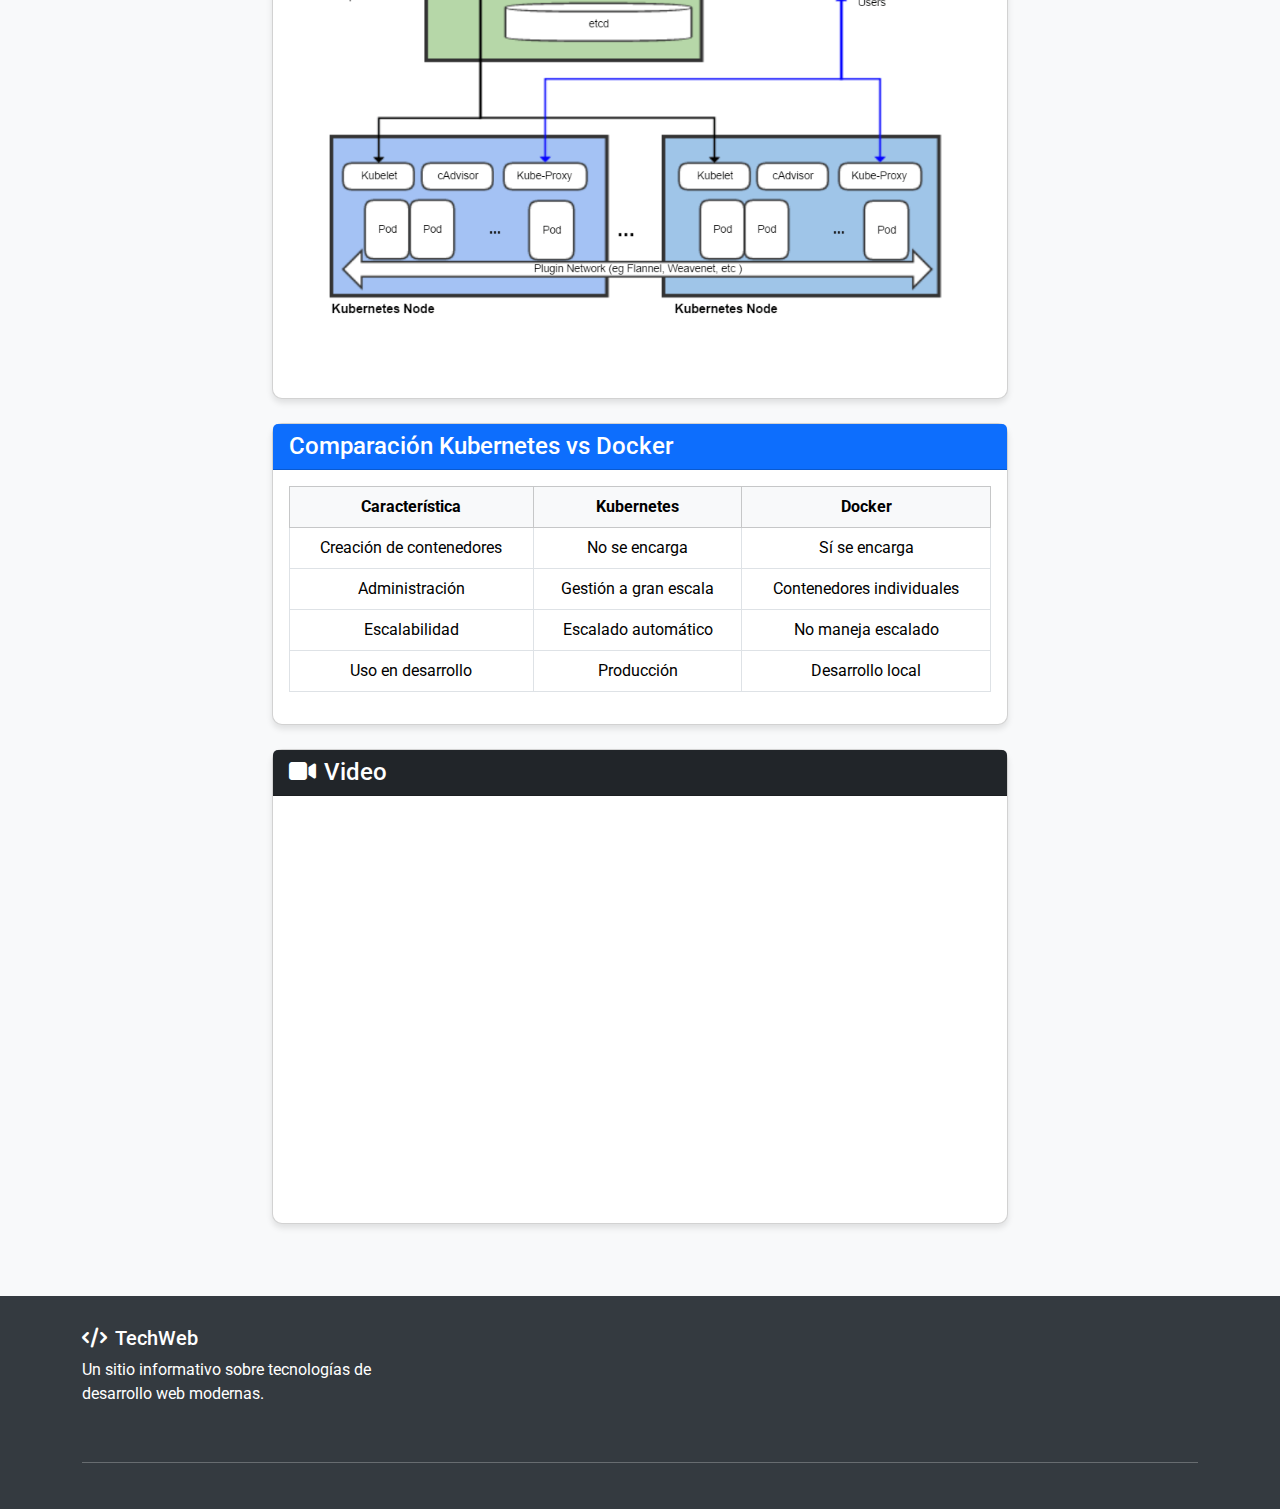
<file: contenedores.html>
<!DOCTYPE html>
<html lang="es">
<head>
    <meta charset="UTF-8">
    <meta name="viewport" content="width=device-width, initial-scale=1.0">
    <link href="https://cdn.jsdelivr.net/npm/bootstrap@5.3.3/dist/css/bootstrap.min.css" rel="stylesheet">
    <script src="https://cdn.jsdelivr.net/npm/bootstrap@5.3.3/dist/js/bootstrap.bundle.min.js"></script>
    <link rel="stylesheet" href="https://cdnjs.cloudflare.com/ajax/libs/font-awesome/6.4.0/css/all.min.css">
    <link rel="stylesheet" href="css/style.css">
    <title>Contenedores</title>
</head>
<body>
    <!-- Navbar -->
    <nav class="navbar navbar-expand-lg navbar-dark bg-dark fixed-top">
        <div class="container">
            <a class="navbar-brand" href="index.html">
                <i class="fas fa-code me-2"></i>TechWeb
            </a>
            <button class="navbar-toggler" type="button" data-bs-toggle="collapse" data-bs-target="#navbarNav" aria-controls="navbarNav" aria-expanded="false" aria-label="Toggle navigation">
                <span class="navbar-toggler-icon"></span>
            </button>
            <div class="collapse navbar-collapse" id="navbarNav">
                <ul class="navbar-nav me-auto">
                    <li class="nav-item">
                        <a class="nav-link" href="index.html">
                            Tecnologías Web
                        </a>
                    </li>
                    <li class="nav-item">
                        <a class="nav-link" href="microservicios.html">
                            Microservicios
                        </a>
                    </li>
                    <li class="nav-item">
                        <a class="nav-link" href="webapi.html">
                            Web API
                        </a>
                    </li>
                    <li class="nav-item">
                        <a class="nav-link active" href="contenedores.html">
                            Contenedores
                        </a>
                    </li>
                    <li class="nav-item">
                        <a class="nav-link" href="nube.html">
                            Nube
                        </a>
                    </li>
                </ul>
                <button class="btn btn-outline-light" data-bs-toggle="modal" data-bs-target="#contactModal">
                    <i class="fas fa-envelope me-1"></i> Contáctanos
                </button>
            </div>
        </div>
    </nav>

 
    <div class="bg-primary text-white py-5">
        <div class="container py-5">
            <div class="row">
                <div class="col-lg-8 mx-auto text-center">
                    <h1 class="display-4 fw-bold">Contenedores</h1>
                    <p class="lead mb-0">Empaquetando y distribuyendo aplicaciones de manera eficiente</p>
                </div>
            </div>
        </div>
    </div>

    <div class="container my-5">
        <div class="row">
            <div class="col-lg-8 mx-auto">
                <div class="card mb-4">
                    <div class="card-body">
                        <h2 class="section-title">¿Qué son los contenedores?</h2>
                        <hr class="border-primary  opacity-100">
                        <p>Los contenedores son paquetes ligeros que incluyen el código de las aplicaciones junto con sus dependencias, como versiones concretas de entornos de ejecución de ciertos lenguajes de programación y bibliotecas indispensables para ejecutar los servicios de software.</p>
                        
                        <div class="text-center my-4">
                            <img src="img/contenedores.jpg" alt="Contenedores" class="img-fluid rounded">
                        </div>
                        
                        <p>Los contenedores se pueden ejecutar en cualquier sistema operativo que soporte la tecnología de contenedores, como Linux, Windows, y macOS. También se pueden ejecutar en la nube, en plataformas como AWS, Google Cloud, Azure, y en entornos locales.</p>
                    </div>
                </div>


                <div class="card mb-4">
                    <div class="card-header bg-primary text-white">
                        <h2 class="h4 mb-0">Características principales</h2>
                    </div>
                    <div class="card-body">
                        <div class="row text-center">
                            <div class="col-md-4 mb-4">
                                <i class="fas fa-box-open icon text-dark"></i>
                                <h4>Aislamiento</h4>
                                <p>Cada contenedor funciona de forma aislada de otros contenedores y del sistema host.</p>
                            </div>
                            <div class="col-md-4 mb-4">
                                <i class="fas fa-weight-hanging icon text-dark"></i>
                                <h4>Ligereza</h4>
                                <p>Los contenedores comparten el kernel del sistema operativo, lo que los hace más ligeros que las máquinas virtuales.</p>
                            </div>
                            <div class="col-md-4 mb-4">
                                <i class="fas fa-shipping-fast icon text-dark"></i>
                                <h4>Portabilidad</h4>
                                <p>Pueden ejecutarse en cualquier entorno que soporte la tecnología de contenedores.</p>
                            </div>
                        </div>
                    </div>
                </div>


                <div class="card mb-4">
                    <div class="card-header bg-primary text-white">
                        <h2 class="h4 mb-0">Contenedores vs Máquinas Virtuales</h2>
                    </div>
                    <div class="card-body">
                        <div class="table-responsive">
                            <table class="table table-bordered comparison-table">
                                <thead class="table-light">
                                    <tr>
                                        <th>Aspecto</th>
                                        <th>Contenedores</th>
                                        <th>Máquinas Virtuales</th>
                                    </tr>
                                </thead>
                                <tbody>
                                    <tr>
                                        <td>Aislamiento</td>
                                        <td>Aislamiento a nivel de proceso</td>
                                        <td>Aislamiento a nivel de hardware</td>
                                    </tr>
                                    <tr>
                                        <td>Tamaño</td>
                                        <td>Ligero (MBs)</td>
                                        <td>Pesado (GBs)</td>
                                    </tr>
                                    <tr>
                                        <td>Inicio</td>
                                        <td>Segundos</td>
                                        <td>Minutos</td>
                                    </tr>
                                    <tr>
                                        <td>Recursos</td>
                                        <td>Comparten el kernel del host</td>
                                        <td>Tienen su propio sistema operativo</td>
                                    </tr>
                                    <tr>
                                        <td>Portabilidad</td>
                                        <td>Altamente portátiles</td>
                                        <td>Menos portátiles</td>
                                    </tr>
                                    <tr>
                                        <td>Uso de recursos</td>
                                        <td>Eficiente</td>
                                        <td>Menos eficiente</td>
                                    </tr>
                                </tbody>
                            </table>
                        </div>
                    </div>
                </div>


                <div class="card mb-4">
                    <div class="card-header bg-primary text-white">
                        <h2 class="h4 mb-0"><i class="fab fa-docker me-2"></i>Docker</h2>
                    </div>
                    <div class="card-body">
                        <p>Docker es una tecnología de tiempo de ejecución de contenedores que permite crear, probar e implementar aplicaciones más rápido que con los métodos tradicionales. Docker empaqueta software en unidades estandarizadas llamadas contenedores que incluyen todo lo necesario para que el software se ejecute, incluidas bibliotecas, herramientas de sistema y código.</p>
                        
                        <div class="row mt-4">
                            <div class="col-md-6">
                                <h5>Componentes clave de Docker</h5>
                                <ul class="list-group">
                                    <li class="list-group-item">
                                        <strong>Docker Engine:</strong> El motor que crea y ejecuta contenedores
                                    </li>
                                    <li class="list-group-item">
                                        <strong>Docker Images:</strong> Plantillas de solo lectura para crear contenedores
                                    </li>
                                    <li class="list-group-item">
                                        <strong>Docker Containers:</strong> Instancias ejecutables de imágenes
                                    </li>
                                    <li class="list-group-item">
                                        <strong>Docker Hub:</strong> Repositorio público de imágenes Docker
                                    </li>
                                </ul>
                            </div>
                            <div class="col-md-6">
                                <h5>Ejemplo de Dockerfile</h5>
                                <div class="code-example">
                                    <pre># Usar una imagen base de Node.js
FROM node:14-alpine

# Establecer el directorio de trabajo
WORKDIR /app

# Copiar archivos de package.json y package-lock.json
COPY package*.json ./

# Instalar dependencias
RUN npm install

# Copiar el resto de los archivos
COPY . .

# Exponer el puerto 3000
EXPOSE 3000

# Comando para ejecutar la aplicación
CMD ["node", "app.js"]</pre>
                                </div>
                            </div>
                        </div>
                    </div>
                </div>

                <div class="card mb-4">
                    <div class="card-header bg-primary text-white">
                        <h2 class="h4 mb-0"><i class="fas fa-robot me-2"></i>Kubernetes</h2>
                    </div>
                    <div class="card-body">
                        <p>Kubernetes es una herramienta de orquestación de contenedores que permite escalar sistemas de contenedores para poder administrar, coordinar y programar contenedores a gran escala.</p>
                      
                        <div class="row mt-4">
                            <div class="md-6">
                                <h5>Conceptos clave</h5>
                                <ul class="list-group">
                                    <li class="list-group-item">
                                        <strong>Kubernetes Master:</strong> Es un conjunto de tres daemons que se ejecutan en un único nodo del clúster, que se denomina nodo master. Estos daemons son: kube-apiserver, kube-controller-manager y kube-scheduler
                                    </li>
                                    <li class="list-group-item">
                                        <strong>Kubelet:</strong> Daemon que se comunica con el Master de Kubernetes
                                    </li>
                                    <li class="list-group-item">
                                        <strong>Kube-proxy:</strong> Proxy de red que implementa los servicios de red de Kubernetes en cada nodo
                                    </li>
                                    <li class="list-group-item">
                                        <strong>Pod:</strong> La unidad más pequeña en Kubernetes, que puede contener uno o más contenedores
                                    </li>
                                    <li class="list-group-item">
                                        <strong>Service:</strong> Una abstracción que define un conjunto lógico de Pods y una política para acceder a ellos
                                    </li>
                                    <li class="list-group-item">
                                        <strong>Deployment:</strong> Proporciona actualizaciones declarativas para Pods y ReplicaSets
                                    </li>
                                    <li class="list-group-item">
                                        <strong>Namespace:</strong> Mecanismo para dividir recursos de clúster entre múltiples usuarios
                                    </li>
                                </ul>
                            </div>
                        </div>
                        <div class="text-center my-4">
                            <img src="img/kubernetes.png" alt="Arquitectura Kubernetes" class="img-fluid rounded">
                        </div>
                    </div>
                </div>

                <div class="card mb-4">
                    <div class="card-header bg-primary text-white">
                        <h2 class="h4 mb-0">Comparación Kubernetes vs Docker</h2>
                    </div>
                    <div class="card-body">
                        <div class="row text-center">
                            <div class="table-responsive">
                                <table class="table table-bordered">
                                    <thead class="table-light">
                                        <tr>
                                            <th>Característica</th>
                                            <th>Kubernetes</th>
                                            <th>Docker</th>
                                        </tr>
                                    </thead>
                                    <tbody>
                                        <tr>
                                            <td>Creación de contenedores</td>
                                            <td>No se encarga</td>
                                            <td>Sí se encarga</td>
                                        </tr>
                                        <tr>
                                            <td>Administración</td>
                                            <td>Gestión a gran escala</td>
                                            <td>Contenedores individuales</td>
                                        </tr>
                                        <tr>
                                            <td>Escalabilidad</td>
                                            <td>Escalado automático</td>
                                            <td>No maneja escalado</td>
                                        </tr>
                                        <tr>
                                            <td>Uso en desarrollo</td>
                                            <td>Producción</td>
                                            <td>Desarrollo local</td>
                                        </tr>
                                    </tbody>
                                </table>
                            </div>
                        </div>
                    </div>
                </div>

                <!-- Video -->
                <div class="card mb-4">
                    <div class="card-header bg-dark text-white">
                        <h2 class="h4 mb-0"><i class="fas fa-video me-2"></i>Video</h2>
                    </div>
                    <div class="card-body">
                        <div class="video-container">
                            <iframe width="560" height="315" src="https://www.youtube.com/embed/2vMEQ5zs1ko" title="YouTube video player" frameborder="0" allow="accelerometer; autoplay; clipboard-write; encrypted-media; gyroscope; picture-in-picture" allowfullscreen></iframe>
                        </div>
                    </div>
                </div>
            </div>
        </div>
    </div>

    <!-- Footer-->
    <footer class="mt-5">
        <div class="container">
            <div class="row">
                <div class="col-md-4 mb-4">
                    <h5><i class="fas fa-code me-2"></i>TechWeb</h5>
                    <p>Un sitio informativo sobre tecnologías de desarrollo web modernas.</p>
                </div>
            </div>
            <hr class="bg-light">
        </div>
    </footer>

    <!-- Ventana Modal -->
    <div class="modal fade" id="contactModal" tabindex="-1" aria-labelledby="contactModalLabel" aria-hidden="true">
        <div class="modal-dialog">
            <div class="modal-content">
                <div class="modal-header bg-primary text-white">
                    <h5 class="modal-title" id="contactModalLabel"><i class="fas fa-envelope me-2"></i>Contacto</h5>
                    <button type="button" class="btn-close btn-close-white" data-bs-dismiss="modal" aria-label="Close"></button>
                </div>
                <div class="modal-body">
                    <form>
                        <div class="mb-3">
                            <label for="name" class="form-label">Nombre</label>
                            <input type="text" class="form-control" id="name" required>
                        </div>
                        <div class="mb-3">
                            <label for="email" class="form-label">Email</label>
                            <input type="email" class="form-control" id="email" required>
                        </div>
                        <div class="mb-3">
                            <label for="message" class="form-label">Mensaje</label>
                            <textarea class="form-control" id="message" rows="3" required></textarea>
                        </div>
                    </form>
                </div>
                <div class="modal-footer">
                    <button type="button" class="btn btn-secondary" data-bs-dismiss="modal">Cerrar</button>
                    <button type="button" class="btn btn-primary">Enviar mensaje</button>
                </div>
            </div>
        </div>
    </div>
</body>
</html>
</file>
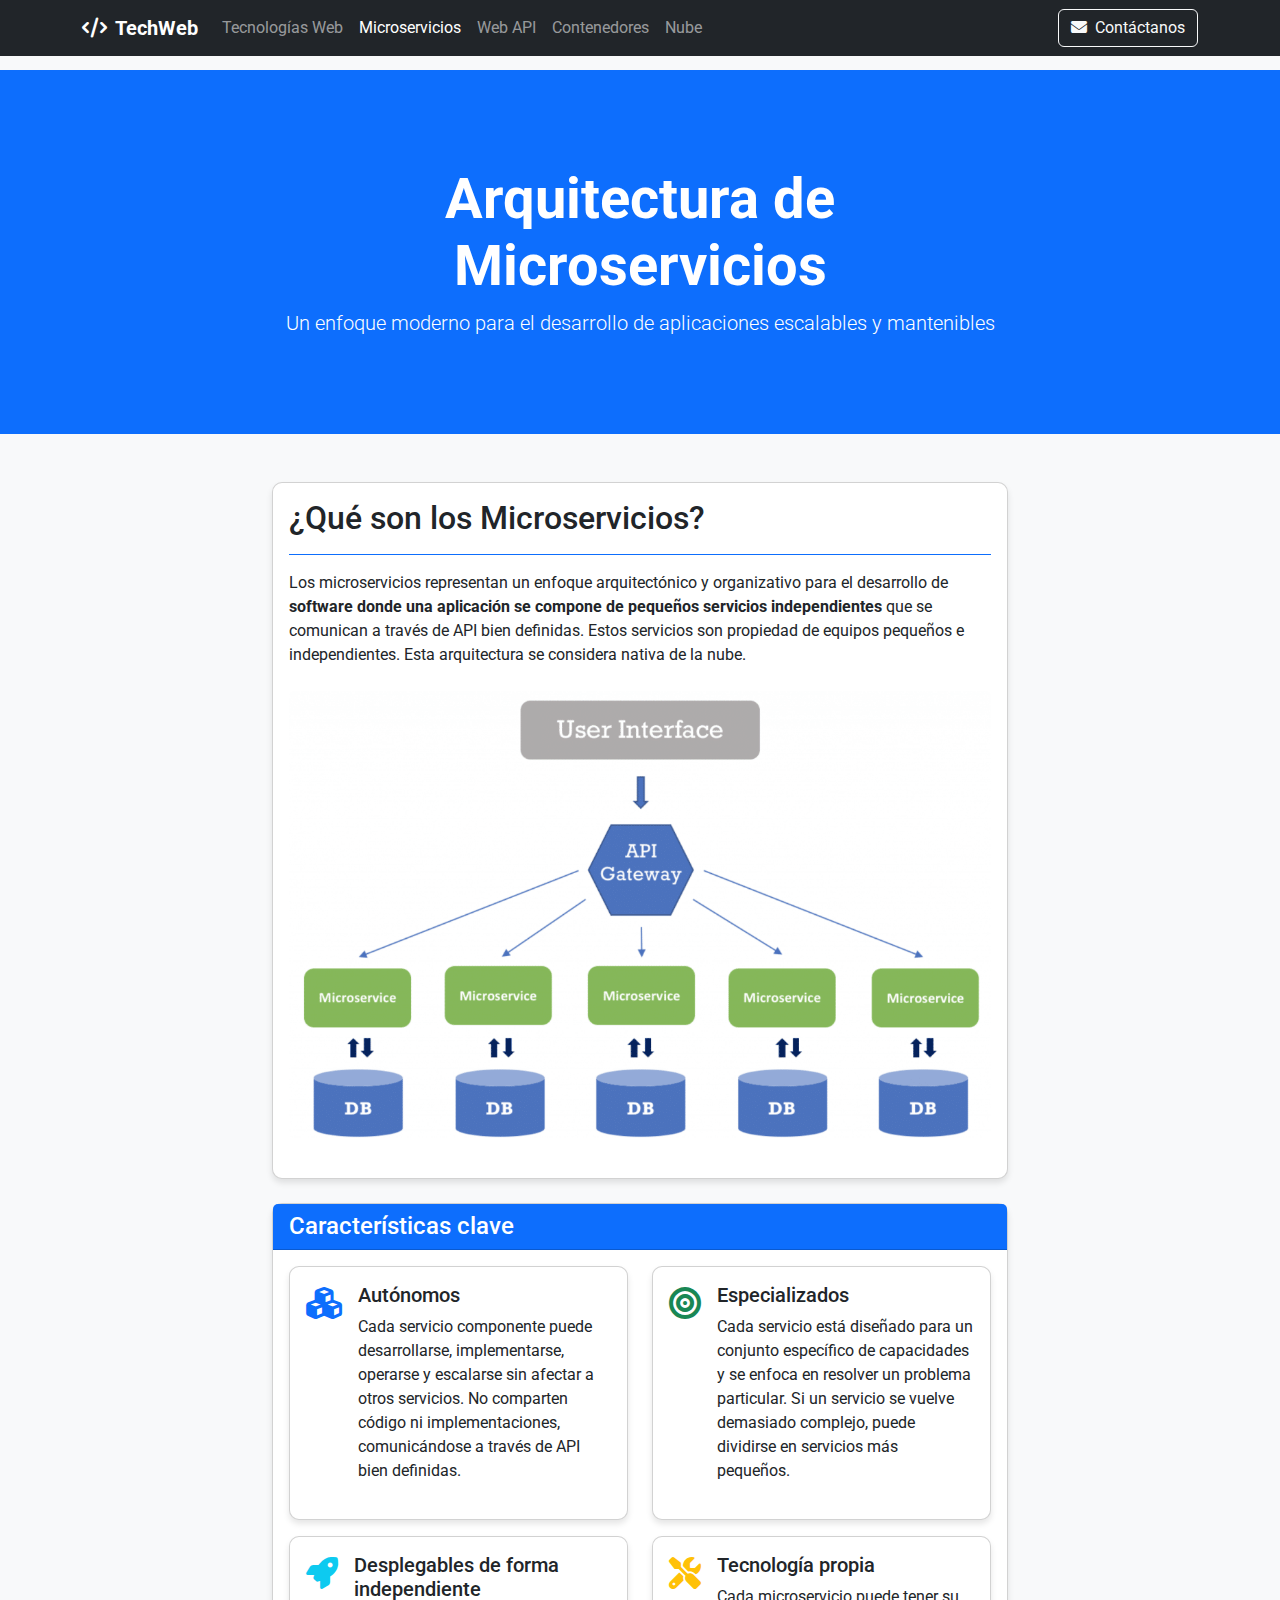
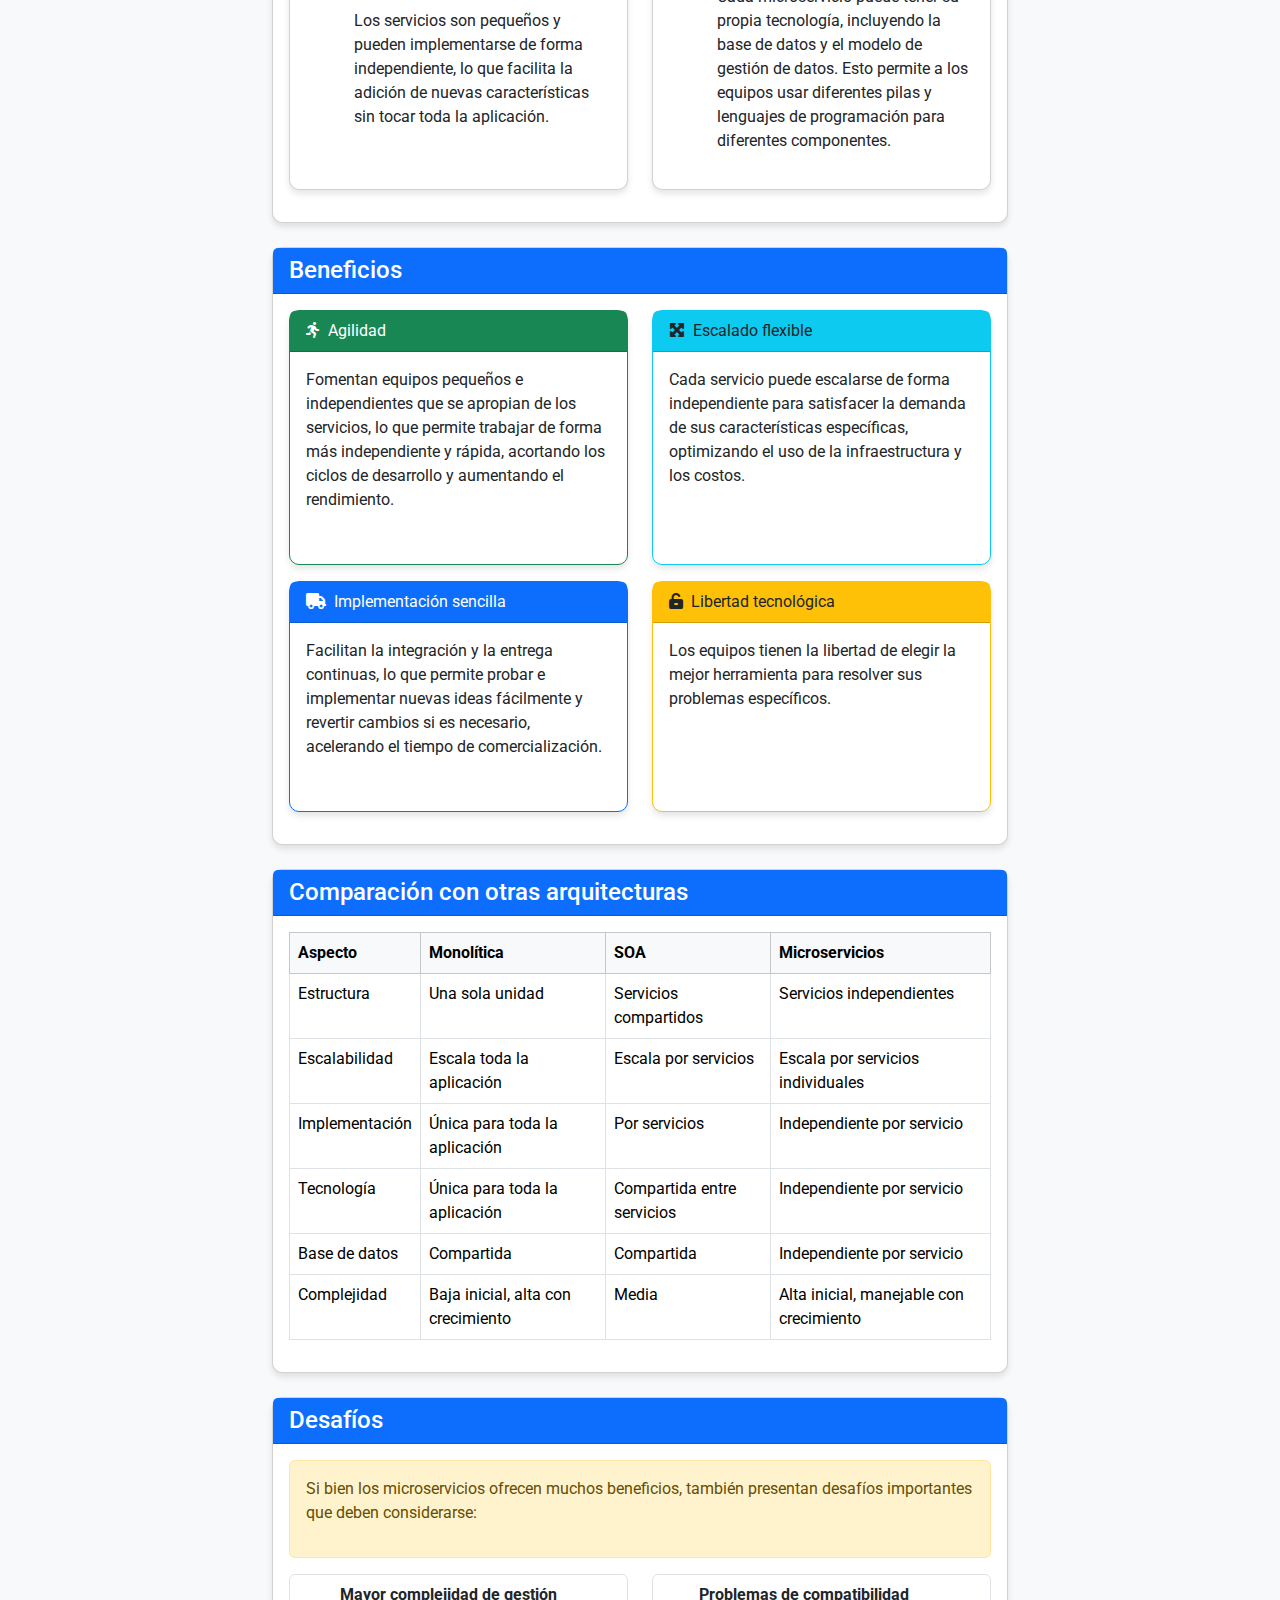
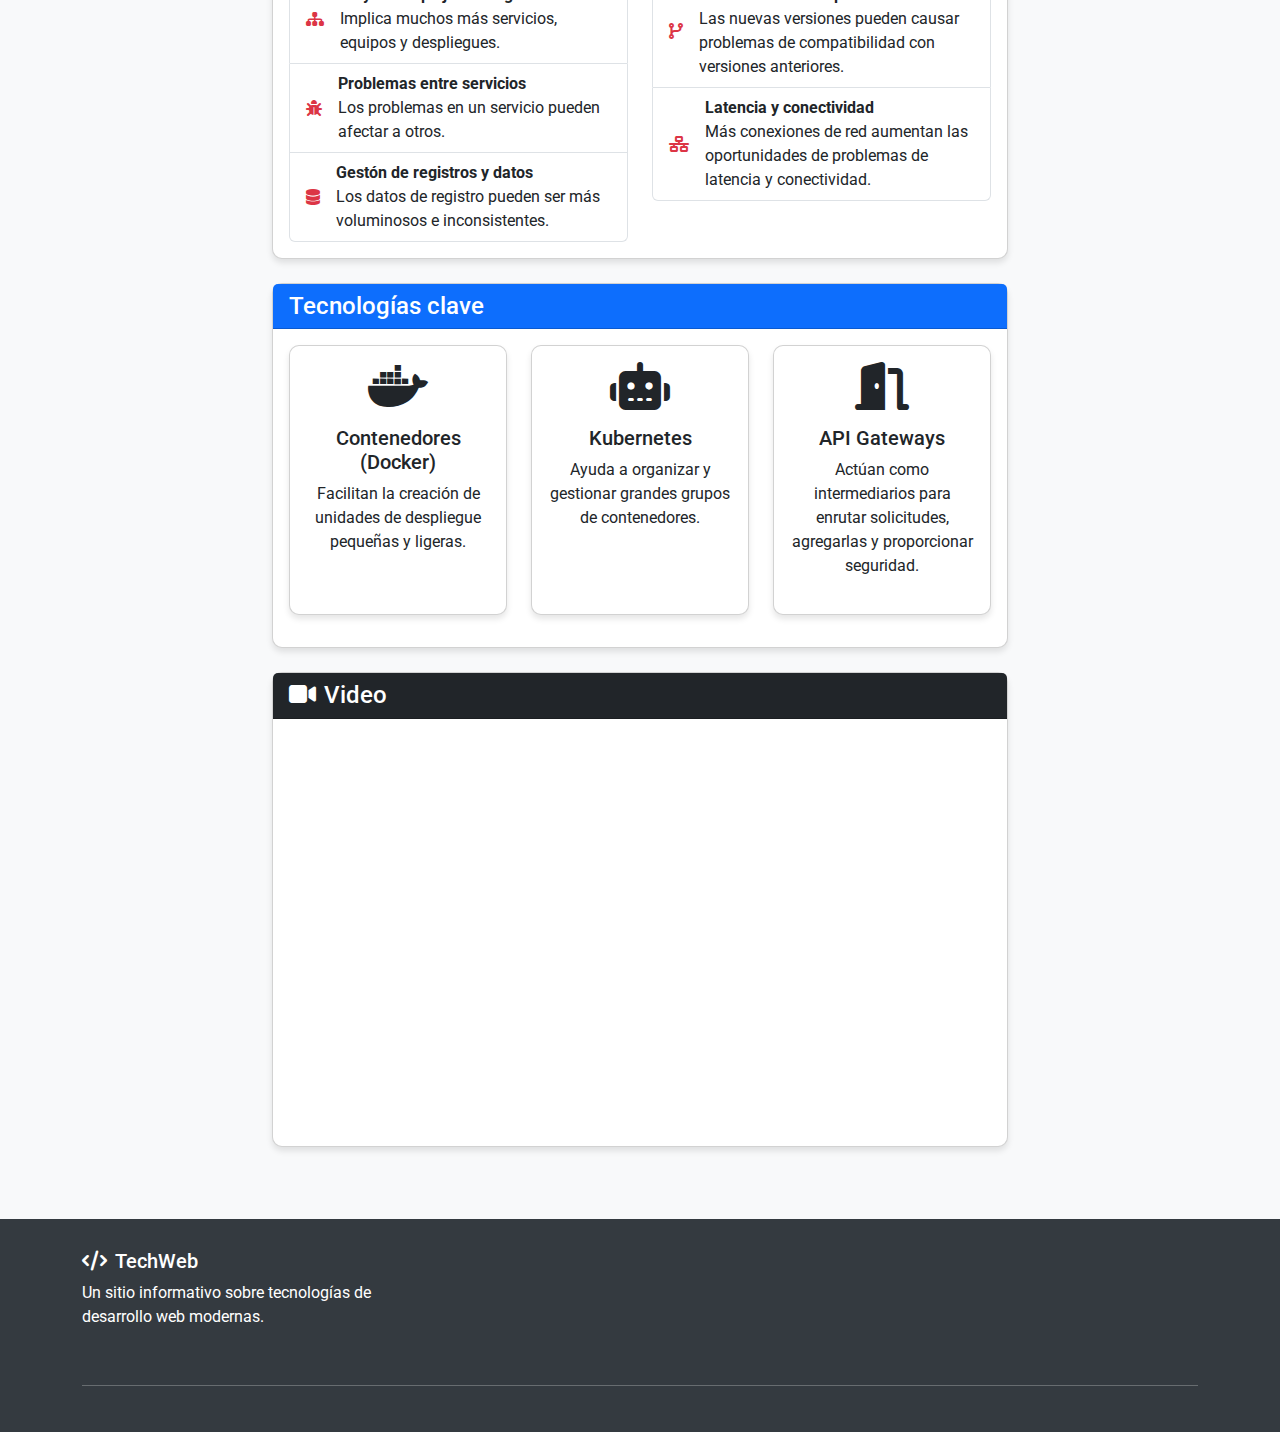
<file: microservicios.html>
<!DOCTYPE html>
<html lang="es">
<head>
    <meta charset="UTF-8">
    <meta name="viewport" content="width=device-width, initial-scale=1.0">
    <link href="https://cdn.jsdelivr.net/npm/bootstrap@5.3.3/dist/css/bootstrap.min.css" rel="stylesheet">
    <script src="https://cdn.jsdelivr.net/npm/bootstrap@5.3.3/dist/js/bootstrap.bundle.min.js"></script>
    <link rel="stylesheet" href="https://cdnjs.cloudflare.com/ajax/libs/font-awesome/6.4.0/css/all.min.css">
    <link rel="stylesheet" href="css/style.css">
    
    <title>Microservicios</title>
</head>
<body>
    <!-- Navbar-->
    <nav class="navbar navbar-expand-lg navbar-dark bg-dark fixed-top">
        <div class="container">
            <a class="navbar-brand" href="index.html">
                <i class="fas fa-code me-2"></i>TechWeb
            </a>
            <button class="navbar-toggler" type="button" data-bs-toggle="collapse" data-bs-target="#navbarNav" aria-controls="navbarNav" aria-expanded="false" aria-label="Toggle navigation">
                <span class="navbar-toggler-icon"></span>
            </button>
            <div class="collapse navbar-collapse" id="navbarNav">
                <ul class="navbar-nav me-auto">
                    <li class="nav-item">
                        <a class="nav-link" href="index.html">
                            Tecnologías Web
                        </a>
                    </li>
                    <li class="nav-item">
                        <a class="nav-link active" href="microservicios.html">
                            Microservicios
                        </a>
                    </li>
                    <li class="nav-item">
                        <a class="nav-link" href="webapi.html">
                            Web API
                        </a>
                    </li>
                    <li class="nav-item">
                        <a class="nav-link" href="contenedores.html">
                            Contenedores
                        </a>
                    </li>
                    <li class="nav-item">
                        <a class="nav-link" href="nube.html">
                            Nube
                        </a>
                    </li>
                </ul>
                <button class="btn btn-outline-light" data-bs-toggle="modal" data-bs-target="#contactModal">
                    <i class="fas fa-envelope me-1"></i> Contáctanos
                </button>
            </div>
        </div>
    </nav>


    <div class="bg-primary text-white py-5">
        <div class="container py-5">
            <div class="row">
                <div class="col-lg-8 mx-auto text-center">
                    <h1 class="display-4 fw-bold">Arquitectura de Microservicios</h1>
                    <p class="lead mb-0">Un enfoque moderno para el desarrollo de aplicaciones escalables y mantenibles</p>
                </div>
            </div>
        </div>
    </div>

    <div class="container my-5">
        <div class="row">
            <div class="col-lg-8 mx-auto">
                <div class="card mb-4">
                    <div class="card-body">
                        <h2 class="section-title">¿Qué son los Microservicios?</h2>
                        <hr class="border-primary  opacity-100">
                        <p>Los microservicios representan un enfoque arquitectónico y organizativo para el desarrollo de <strong>software donde una aplicación se compone de pequeños servicios independientes</strong> que se comunican a través de API bien definidas. Estos servicios son propiedad de equipos pequeños e independientes. Esta arquitectura se considera nativa de la nube.</p>
                        
                        <div class="my-4">
                            <img src="img/microservicios.png" alt="Arquitectura de Microservicios" class="img-fluid rounded">
                        </div>
                    </div>
                </div>

                <div class="card mb-4">
                    <div class="card-header bg-primary text-white">
                        <h2 class="h4 mb-0">Características clave</h2>
                    </div>
                    <div class="card-body">
                        <div class="row">
                            <div class="col-md-6 mb-3">
                                <div class="card h-100">
                                    <div class="card-body">
                                        <div class="d-flex align-items-start">
                                            <i class="fas fa-cubes fa-2x text-primary me-3 mt-1"></i>
                                            <div>
                                                <h5 class="card-title">Autónomos</h5>
                                                <p class="card-text">Cada servicio componente puede desarrollarse, implementarse, operarse y escalarse sin afectar a otros servicios. No comparten código ni implementaciones, comunicándose a través de API bien definidas.</p>
                                            </div>
                                        </div>
                                    </div>
                                </div>
                            </div>
                            <div class="col-md-6 mb-3">
                                <div class="card h-100">
                                    <div class="card-body">
                                        <div class="d-flex align-items-start">
                                            <i class="fas fa-bullseye fa-2x text-success me-3 mt-1"></i>
                                            <div>
                                                <h5 class="card-title">Especializados</h5>
                                                <p class="card-text">Cada servicio está diseñado para un conjunto específico de capacidades y se enfoca en resolver un problema particular. Si un servicio se vuelve demasiado complejo, puede dividirse en servicios más pequeños.</p>
                                            </div>
                                        </div>
                                    </div>
                                </div>
                            </div>
                            <div class="col-md-6 mb-3">
                                <div class="card h-100">
                                    <div class="card-body">
                                        <div class="d-flex align-items-start">
                                            <i class="fas fa-rocket fa-2x text-info me-3 mt-1"></i>
                                            <div>
                                                <h5 class="card-title">Desplegables de forma independiente</h5>
                                                <p class="card-text">Los servicios son pequeños y pueden implementarse de forma independiente, lo que facilita la adición de nuevas características sin tocar toda la aplicación.</p>
                                            </div>
                                        </div>
                                    </div>
                                </div>
                            </div>
                            <div class="col-md-6 mb-3">
                                <div class="card h-100">
                                    <div class="card-body">
                                        <div class="d-flex align-items-start">
                                            <i class="fas fa-tools fa-2x text-warning me-3 mt-1"></i>
                                            <div>
                                                <h5 class="card-title">Tecnología propia</h5>
                                                <p class="card-text">Cada microservicio puede tener su propia tecnología, incluyendo la base de datos y el modelo de gestión de datos. Esto permite a los equipos usar diferentes pilas y lenguajes de programación para diferentes componentes.</p>
                                            </div>
                                        </div>
                                    </div>
                                </div>
                            </div>
                        </div>
                    </div>
                </div>

                <div class="card mb-4">
                    <div class="card-header bg-primary text-white">
                        <h2 class="h4 mb-0">Beneficios</h2>
                    </div>
                    <div class="card-body">
                        <div class="row">
                            <div class="col-md-6 mb-3">
                                <div class="card h-100 border-success">
                                    <div class="card-header bg-success text-white">
                                        <i class="fas fa-running me-1"></i> Agilidad
                                    </div>
                                    <div class="card-body">
                                        <p>Fomentan equipos pequeños e independientes que se apropian de los servicios, lo que permite trabajar de forma más independiente y rápida, acortando los ciclos de desarrollo y aumentando el rendimiento.</p>
                                    </div>
                                </div>
                            </div>
                            <div class="col-md-6 mb-3">
                                <div class="card h-100 border-info">
                                    <div class="card-header bg-info text-darks">
                                        <i class="fas fa-expand-arrows-alt me-1"></i> Escalado flexible
                                    </div>
                                    <div class="card-body">
                                        <p>Cada servicio puede escalarse de forma independiente para satisfacer la demanda de sus características específicas, optimizando el uso de la infraestructura y los costos.</p>
                                    </div>
                                </div>
                            </div>
                            <div class="col-md-6 mb-3">
                                <div class="card h-100 border-primary">
                                    <div class="card-header bg-primary text-white">
                                        <i class="fas fa-truck me-1"></i> Implementación sencilla
                                    </div>
                                    <div class="card-body">
                                        <p>Facilitan la integración y la entrega continuas, lo que permite probar e implementar nuevas ideas fácilmente y revertir cambios si es necesario, acelerando el tiempo de comercialización.</p>
                                    </div>
                                </div>
                            </div>
                            <div class="col-md-6 mb-3">
                                <div class="card h-100 border-warning">
                                    <div class="card-header bg-warning text-dark">
                                        <i class="fas fa-unlock-alt me-1"></i> Libertad tecnológica
                                    </div>
                                    <div class="card-body">
                                        <p>Los equipos tienen la libertad de elegir la mejor herramienta para resolver sus problemas específicos.</p>
                                    </div>
                                </div>
                            </div>
                        </div>
                    </div>
                </div>

                <div class="card mb-4">
                    <div class="card-header bg-primary text-white">
                        <h2 class="h4 mb-0">Comparación con otras arquitecturas</h2>
                    </div>
                    <div class="card-body">
                        <div class="table-responsive">
                            <table class="table table-bordered comparison-table">
                                <thead class="table-light">
                                    <tr>
                                        <th>Aspecto</th>
                                        <th>Monolítica</th>
                                        <th>SOA</th>
                                        <th>Microservicios</th>
                                    </tr>
                                </thead>
                                <tbody>
                                    <tr>
                                        <td>Estructura</td>
                                        <td>Una sola unidad</td>
                                        <td>Servicios compartidos</td>
                                        <td>Servicios independientes</td>
                                    </tr>
                                    <tr>
                                        <td>Escalabilidad</td>
                                        <td>Escala toda la aplicación</td>
                                        <td>Escala por servicios</td>
                                        <td>Escala por servicios individuales</td>
                                    </tr>
                                    <tr>
                                        <td>Implementación</td>
                                        <td>Única para toda la aplicación</td>
                                        <td>Por servicios</td>
                                        <td>Independiente por servicio</td>
                                    </tr>
                                    <tr>
                                        <td>Tecnología</td>
                                        <td>Única para toda la aplicación</td>
                                        <td>Compartida entre servicios</td>
                                        <td>Independiente por servicio</td>
                                    </tr>
                                    <tr>
                                        <td>Base de datos</td>
                                        <td>Compartida</td>
                                        <td>Compartida</td>
                                        <td>Independiente por servicio</td>
                                    </tr>
                                    <tr>
                                        <td>Complejidad</td>
                                        <td>Baja inicial, alta con crecimiento</td>
                                        <td>Media</td>
                                        <td>Alta inicial, manejable con crecimiento</td>
                                    </tr>
                                </tbody>
                            </table>
                        </div>
                    </div>
                </div>

                <div class="card mb-4">
                    <div class="card-header bg-primary text-white">
                        <h2 class="h4 mb-0">Desafíos</h2>
                    </div>
                    <div class="card-body">
                        <div class="alert alert-warning">
                            <p>Si bien los microservicios ofrecen muchos beneficios, también presentan desafíos importantes que deben considerarse:</p>
                        </div>
                        <div class="row">
                            <div class="col-md-6">
                                <ul class="list-group">
                                    <li class="list-group-item d-flex align-items-center">
                                        <i class="fas fa-sitemap text-danger me-3"></i>
                                        <div>
                                            <strong>Mayor complejidad de gestión</strong><br>
                                            Implica muchos más servicios, equipos y despliegues.
                                        </div>
                                    </li>
                                    <li class="list-group-item d-flex align-items-center">
                                        <i class="fas fa-bug text-danger me-3"></i>
                                        <div>
                                            <strong>Problemas entre servicios</strong><br>
                                            Los problemas en un servicio pueden afectar a otros.
                                        </div>
                                    </li>
                                    <li class="list-group-item d-flex align-items-center">
                                        <i class="fas fa-database text-danger me-3"></i>
                                        <div>
                                            <strong>Gestón de registros y datos</strong><br>
                                            Los datos de registro pueden ser más voluminosos e inconsistentes.
                                        </div>
                                    </li>
                                </ul>
                            </div>
                            <div class="col-md-6">
                                <ul class="list-group">
                                    <li class="list-group-item d-flex align-items-center">
                                        <i class="fas fa-code-branch text-danger me-3"></i>
                                        <div>
                                            <strong>Problemas de compatibilidad</strong><br>
                                            Las nuevas versiones pueden causar problemas de compatibilidad con versiones anteriores.
                                        </div>
                                    </li>
                                    <li class="list-group-item d-flex align-items-center">
                                        <i class="fas fa-network-wired text-danger me-3"></i>
                                        <div>
                                            <strong>Latencia y conectividad</strong><br>
                                            Más conexiones de red aumentan las oportunidades de problemas de latencia y conectividad.
                                        </div>
                                    </li>
                                </ul>
                            </div>
                        </div>
                    </div>
                </div>

                <div class="card mb-4">
                    <div class="card-header bg-primary text-white">
                        <h2 class="h4 mb-0">Tecnologías clave</h2>
                    </div>
                    <div class="card-body">
                        <div class="row">
                            <div class="col-md-4 mb-3">
                                <div class="card h-100">
                                    <div class="card-body text-center">
                                        <i class="fab fa-docker fa-3x mb-3"></i>
                                        <h5 class="card-title">Contenedores (Docker)</h5>
                                        <p class="card-text">Facilitan la creación de unidades de despliegue pequeñas y ligeras.</p>
                                    </div>
                                </div>
                            </div>
                            <div class="col-md-4 mb-3">
                                <div class="card h-100">
                                    <div class="card-body text-center">
                                        <i class="fas fa-robot fa-3x mb-3"></i>
                                        <h5 class="card-title">Kubernetes</h5>
                                        <p class="card-text">Ayuda a organizar y gestionar grandes grupos de contenedores.</p>
                                    </div>
                                </div>
                            </div>
                            <div class="col-md-4 mb-3">
                                <div class="card h-100">
                                    <div class="card-body text-center">
                                        <i class="fas fa-door-open fa-3x mb-3"></i>
                                        <h5 class="card-title">API Gateways</h5>
                                        <p class="card-text">Actúan como intermediarios para enrutar solicitudes, agregarlas y proporcionar seguridad.</p>
                                    </div>
                                </div>
                            </div>
                        </div>
                    </div>
                </div>

                <!-- Video-->
                <div class="card mb-4">
                    <div class="card-header bg-dark text-white">
                        <h2 class="h4 mb-0"><i class="fas fa-video me-2"></i>Video</h2>
                    </div>
                    <div class="card-body">
                        <div class="video-container">
                            <iframe width="560" height="315" src="https://www.youtube.com/embed/Ve8cei4ht6Y?si=Dq2zh8uUkrB4_ekk" title="YouTube video player" frameborder="0" allow="accelerometer; autoplay; clipboard-write; encrypted-media; gyroscope; picture-in-picture; web-share" referrerpolicy="strict-origin-when-cross-origin" allowfullscreen></iframe>
                        </div>
                    </div>
                </div>
            </div>
        </div>
    </div>

        <!-- Footer-->
        <footer class="mt-5">
            <div class="container">
                <div class="row">
                    <div class="col-md-4 mb-4">
                        <h5><i class="fas fa-code me-2"></i>TechWeb</h5>
                        <p>Un sitio informativo sobre tecnologías de desarrollo web modernas.</p>
                    </div>
                </div>
                <hr class="bg-light">
            </div>
        </footer>

    <!-- Ventana Modal -->
    <div class="modal fade" id="contactModal" tabindex="-1" aria-labelledby="contactModalLabel" aria-hidden="true">
        <div class="modal-dialog">
            <div class="modal-content">
                <div class="modal-header bg-primary text-white">
                    <h5 class="modal-title" id="contactModalLabel"><i class="fas fa-envelope me-2"></i>Contacto</h5>
                    <button type="button" class="btn-close btn-close-white" data-bs-dismiss="modal" aria-label="Close"></button>
                </div>
                <div class="modal-body">
                    <form>
                        <div class="mb-3">
                            <label for="name" class="form-label">Nombre</label>
                            <input type="text" class="form-control" id="name" required>
                        </div>
                        <div class="mb-3">
                            <label for="email" class="form-label">Email</label>
                            <input type="email" class="form-control" id="email" required>
                        </div>
                        <div class="mb-3">
                            <label for="message" class="form-label">Mensaje</label>
                            <textarea class="form-control" id="message" rows="3" required></textarea>
                        </div>
                    </form>
                </div>
                <div class="modal-footer">
                    <button type="button" class="btn btn-secondary" data-bs-dismiss="modal">Cerrar</button>
                    <button type="button" class="btn btn-primary">Enviar mensaje</button>
                </div>
            </div>
        </div>
    </div>
</body>
</html>
</file>
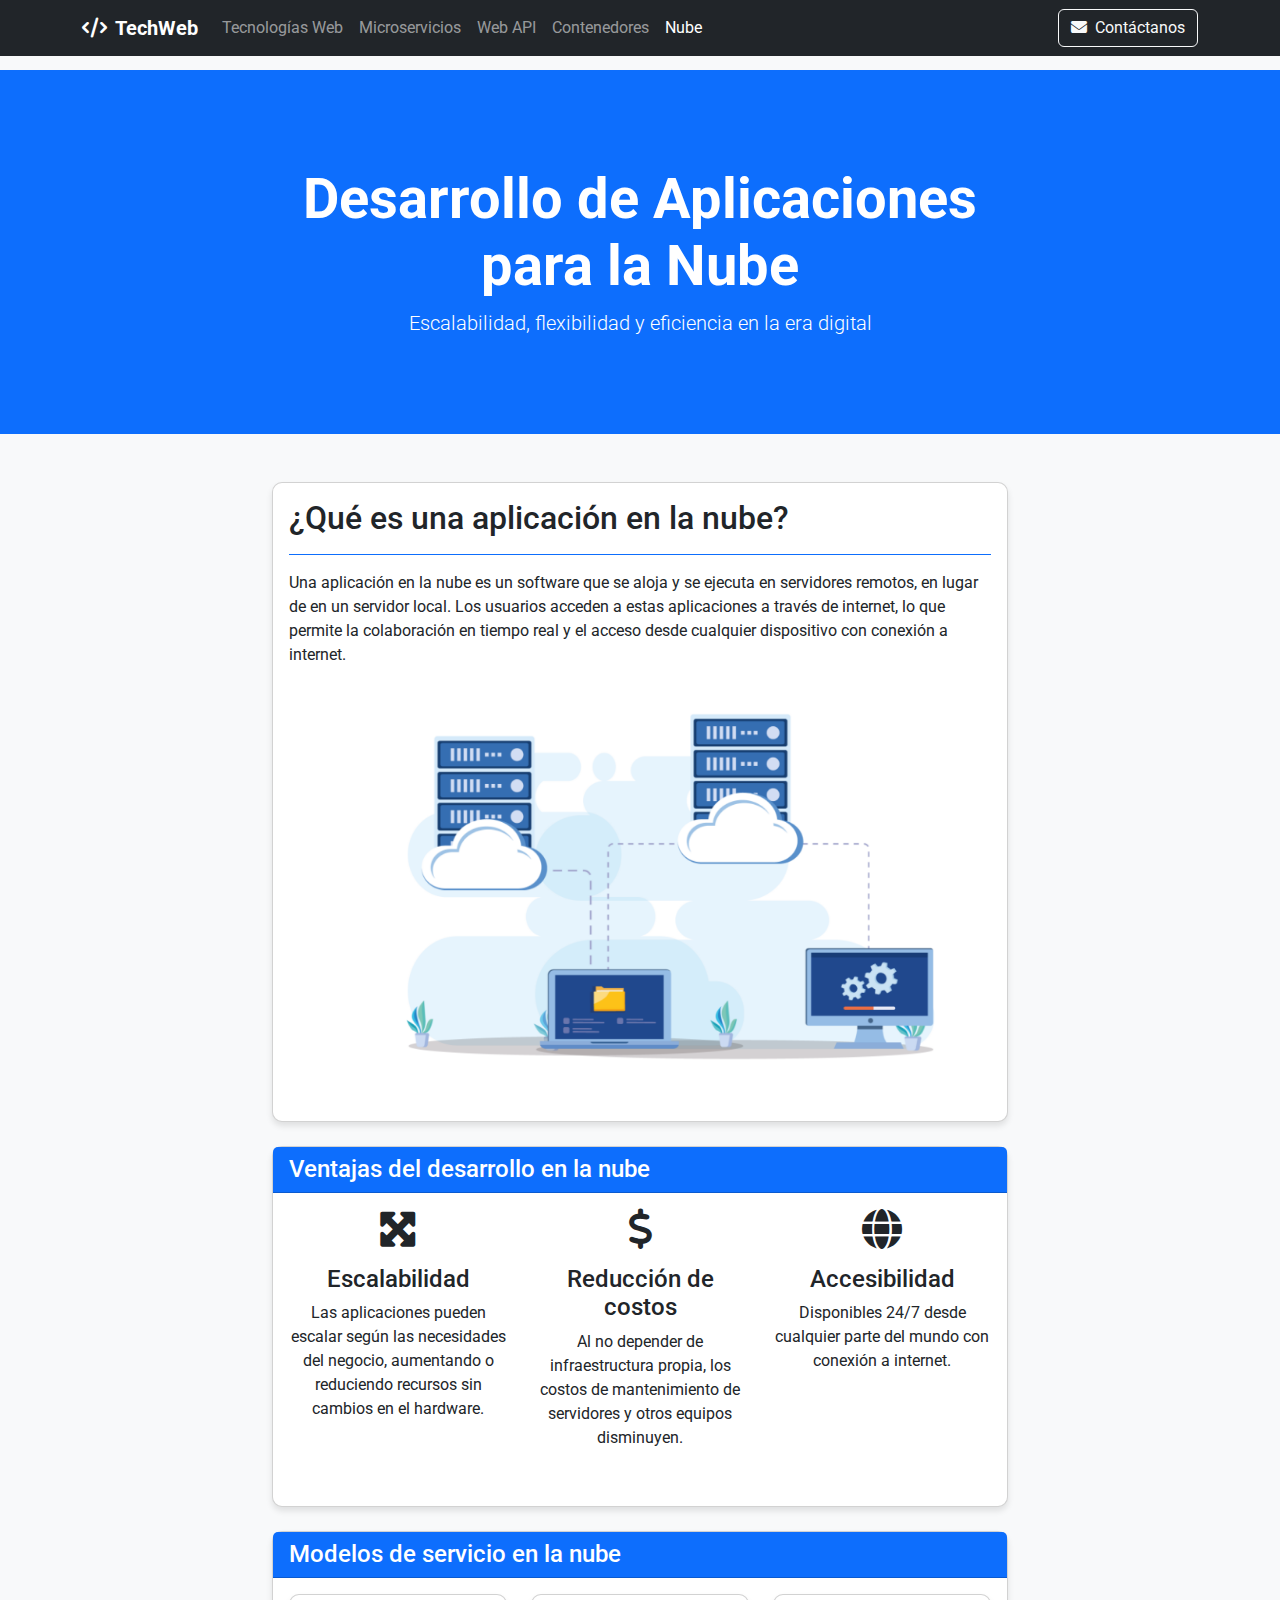
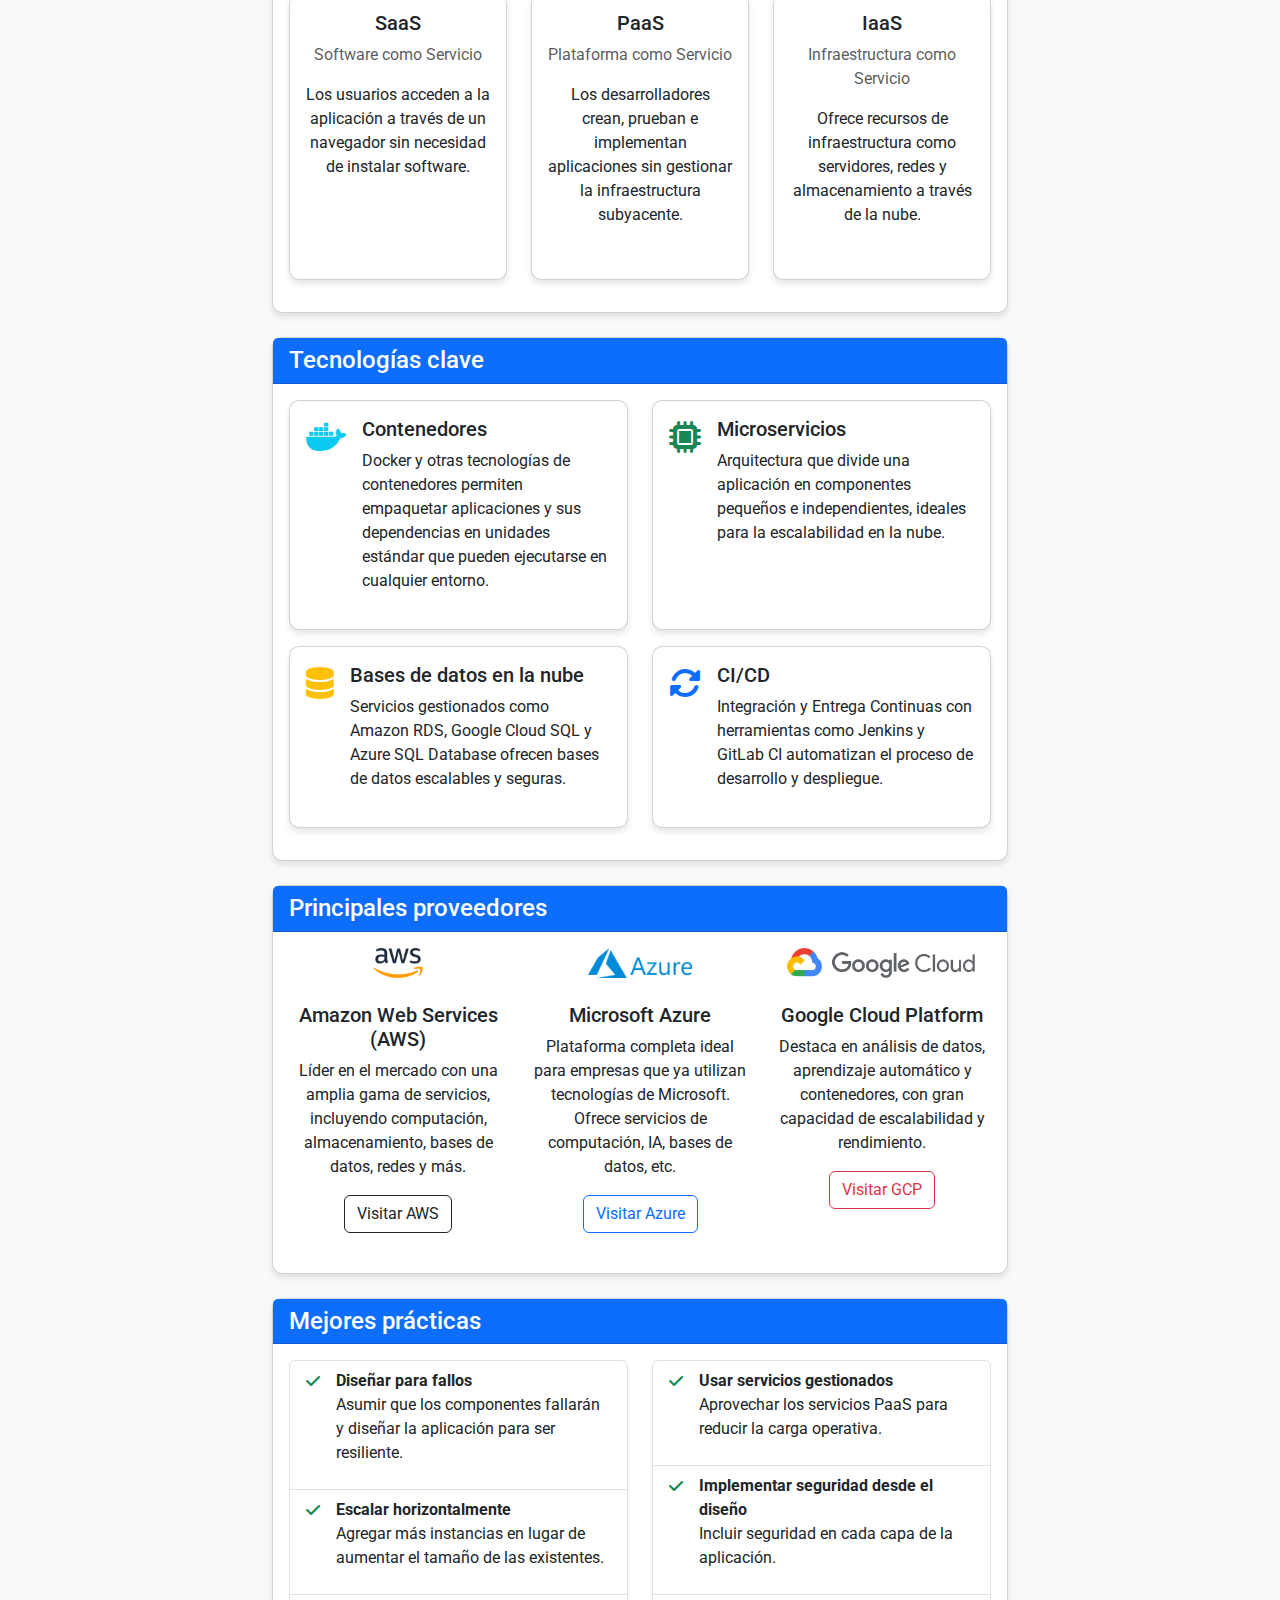
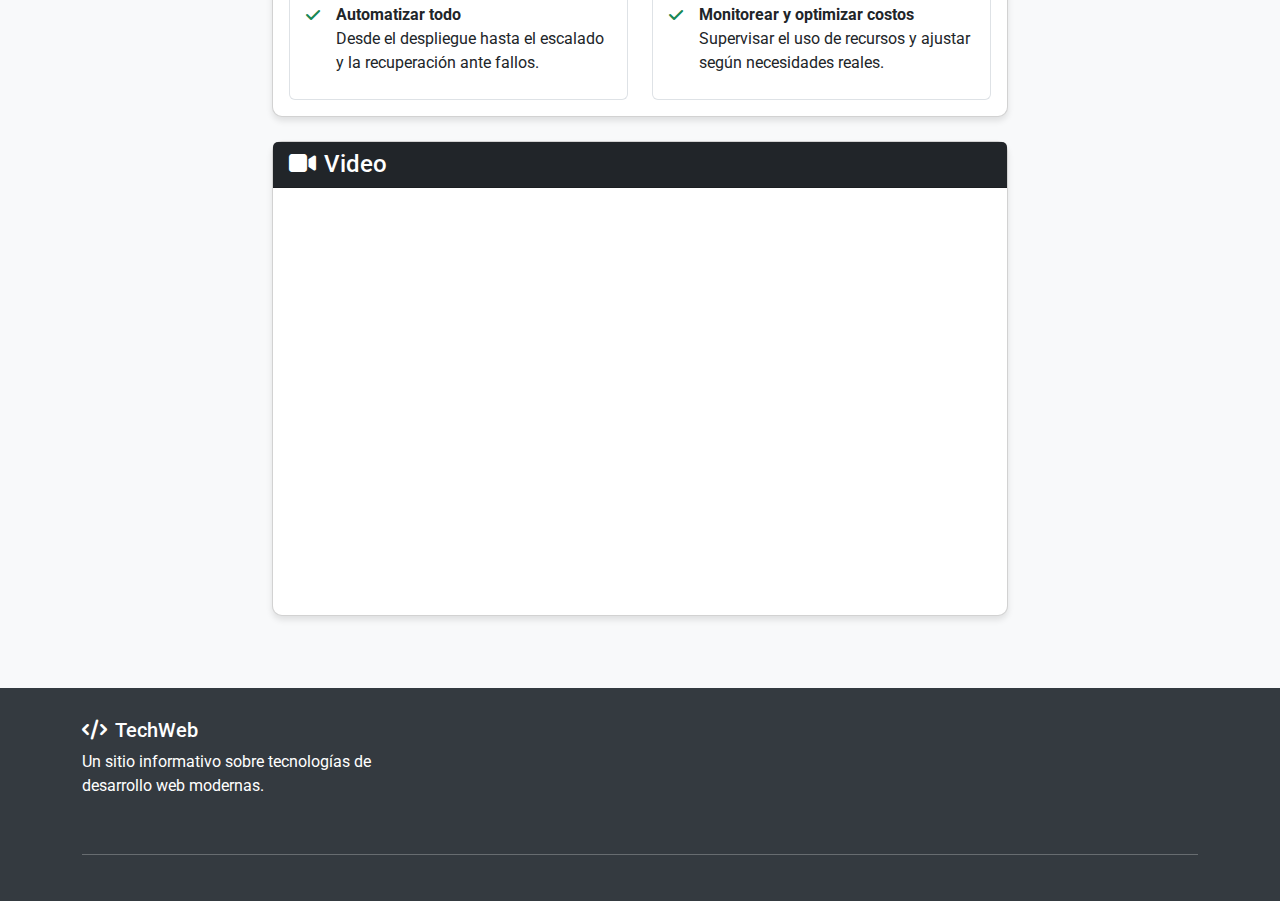
<file: nube.html>
<!DOCTYPE html>
<html lang="es">
<head>
    <meta charset="UTF-8">
    <meta name="viewport" content="width=device-width, initial-scale=1.0">
    <link href="https://cdn.jsdelivr.net/npm/bootstrap@5.3.3/dist/css/bootstrap.min.css" rel="stylesheet">
    <script src="https://cdn.jsdelivr.net/npm/bootstrap@5.3.3/dist/js/bootstrap.bundle.min.js"></script>
    <link rel="stylesheet" href="https://cdnjs.cloudflare.com/ajax/libs/font-awesome/6.4.0/css/all.min.css">
    <link rel="stylesheet" href="css/style.css">

    <title>Desarrollo para la Nube</title>
</head>
<body>
    <!-- Navbar -->
    <nav class="navbar navbar-expand-lg navbar-dark bg-dark fixed-top">
        <div class="container">
            <a class="navbar-brand" href="index.html">
                <i class="fas fa-code me-2"></i>TechWeb
            </a>
            <button class="navbar-toggler" type="button" data-bs-toggle="collapse" data-bs-target="#navbarNav" aria-controls="navbarNav" aria-expanded="false" aria-label="Toggle navigation">
                <span class="navbar-toggler-icon"></span>
            </button>
            <div class="collapse navbar-collapse" id="navbarNav">
                <ul class="navbar-nav me-auto">
                    <li class="nav-item">
                        <a class="nav-link" href="index.html">
                            Tecnologías Web
                        </a>
                    </li>
                    <li class="nav-item">
                        <a class="nav-link" href="microservicios.html">
                            Microservicios
                        </a>
                    </li>
                    <li class="nav-item">
                        <a class="nav-link" href="webapi.html">
                            Web API
                        </a>
                    </li>
                    <li class="nav-item">
                        <a class="nav-link" href="contenedores.html">
                            Contenedores
                        </a>
                    </li>
                    <li class="nav-item">
                        <a class="nav-link active" href="nube.html">
                            Nube
                        </a>
                    </li>
                </ul>
                <button class="btn btn-outline-light" data-bs-toggle="modal" data-bs-target="#contactModal">
                    <i class="fas fa-envelope me-1"></i> Contáctanos
                </button>
            </div>
        </div>
    </nav>


    <div class="bg-primary text-white py-5">
        <div class="container py-5">
            <div class="row">
                <div class="col-lg-8 mx-auto text-center">
                    <h1 class="display-4 fw-bold">Desarrollo de Aplicaciones para la Nube</h1>
                    <p class="lead mb-0">Escalabilidad, flexibilidad y eficiencia en la era digital</p>
                </div>
            </div>
        </div>
    </div>

    <div class="container my-5">
        <div class="row">
            <div class="col-lg-8 mx-auto">
                <div class="card mb-4">
                    <div class="card-body">
                        <h2 class="section-title">¿Qué es una aplicación en la nube?</h2>
                        <hr class="border-primary  opacity-100">
                        <p class="text-justify">Una aplicación en la nube es un software que se aloja y se ejecuta en servidores remotos, en lugar de en un servidor local. Los usuarios acceden a estas aplicaciones a través de internet, lo que permite la colaboración en tiempo real y el acceso desde cualquier dispositivo con conexión a internet.</p>
                        
                        <div class="text-center my-4">
                            <img src="img/nube.webp" alt="Computación en la nube" class="img-fluid rounded">
                        </div>
                    </div>
                </div>


                <div class="card mb-4">
                    <div class="card-header bg-primary text-white">
                        <h2 class="h4 mb-0">Ventajas del desarrollo en la nube</h2>
                    </div>
                    <div class="card-body">
                        <div class="row text-center">
                            <div class="col-md-4 mb-4">
                                <i class="fas fa-expand-arrows-alt icon"></i>
                                <h4>Escalabilidad</h4>
                                <p>Las aplicaciones pueden escalar según las necesidades del negocio, aumentando o reduciendo recursos sin cambios en el hardware.</p>
                            </div>
                            <div class="col-md-4 mb-4">
                                <i class="fas fa-dollar-sign icon"></i>
                                <h4>Reducción de costos</h4>
                                <p>Al no depender de infraestructura propia, los costos de mantenimiento de servidores y otros equipos disminuyen.</p>
                            </div>
                            <div class="col-md-4 mb-4">
                                <i class="fas fa-globe icon"></i>
                                <h4>Accesibilidad</h4>
                                <p>Disponibles 24/7 desde cualquier parte del mundo con conexión a internet.</p>
                            </div>
                        </div>
                    </div>
                </div>

                <div class="card mb-4">
                    <div class="card-header bg-primary text-white">
                        <h2 class="h4 mb-0">Modelos de servicio en la nube</h2>
                    </div>
                    <div class="card-body">
                        <div class="row">
                            <div class="col-md-4 mb-3">
                                <div class="card h-100">
                                    <div class="card-body text-center">
                                        <h3 class="h5">SaaS</h3>
                                        <p class="text-muted">Software como Servicio</p>
                                        <p>Los usuarios acceden a la aplicación a través de un navegador sin necesidad de instalar software.</p>
                                    </div>
                                </div>
                            </div>
                            <div class="col-md-4 mb-3">
                                <div class="card h-100">
                                    <div class="card-body text-center">
                                        <h3 class="h5">PaaS</h3>
                                        <p class="text-muted">Plataforma como Servicio</p>
                                        <p>Los desarrolladores crean, prueban e implementan aplicaciones sin gestionar la infraestructura subyacente.</p>
                                    </div>
                                </div>
                            </div>
                            <div class="col-md-4 mb-3">
                                <div class="card h-100">
                                    <div class="card-body text-center">
                                        <h3 class="h5">IaaS</h3>
                                        <p class="text-muted">Infraestructura como Servicio</p>
                                        <p>Ofrece recursos de infraestructura como servidores, redes y almacenamiento a través de la nube.</p>
                                    </div>
                                </div>
                            </div>
                        </div>
                    </div>
                </div>


                <div class="card mb-4">
                    <div class="card-header bg-primary text-white">
                        <h2 class="h4 mb-0">Tecnologías clave</h2>
                    </div>
                    <div class="card-body">
                        <div class="row">
                            <div class="col-md-6 mb-3">
                                <div class="card h-100">
                                    <div class="card-body">
                                        <div class="d-flex align-items-start">
                                            <i class="fab fa-docker fa-2x text-info me-3 mt-1"></i>
                                            <div>
                                                <h5 class="card-title">Contenedores</h5>
                                                <p class="card-text text-justify">Docker y otras tecnologías de contenedores permiten empaquetar aplicaciones y sus dependencias en unidades estándar que pueden ejecutarse en cualquier entorno.</p>
                                            </div>
                                        </div>
                                    </div>
                                </div>
                            </div>
                            <div class="col-md-6 mb-3">
                                <div class="card h-100">
                                    <div class="card-body">
                                        <div class="d-flex align-items-start">
                                            <i class="fas fa-microchip fa-2x text-success me-3 mt-1"></i>
                                            <div>
                                                <h5 class="card-title">Microservicios</h5>
                                                <p class="card-text">Arquitectura que divide una aplicación en componentes pequeños e independientes, ideales para la escalabilidad en la nube.</p>
                                            </div>
                                        </div>
                                    </div>
                                </div>
                            </div>
                            <div class="col-md-6 mb-3">
                                <div class="card h-100">
                                    <div class="card-body">
                                        <div class="d-flex align-items-start">
                                            <i class="fas fa-database fa-2x text-warning me-3 mt-1"></i>
                                            <div>
                                                <h5 class="card-title">Bases de datos en la nube</h5>
                                                <p class="card-text">Servicios gestionados como Amazon RDS, Google Cloud SQL y Azure SQL Database ofrecen bases de datos escalables y seguras.</p>
                                            </div>
                                        </div>
                                    </div>
                                </div>
                            </div>
                            <div class="col-md-6 mb-3">
                                <div class="card h-100">
                                    <div class="card-body">
                                        <div class="d-flex align-items-start">
                                            <i class="fas fa-sync-alt fa-2x text-primary me-3 mt-1"></i>
                                            <div>
                                                <h5 class="card-title">CI/CD</h5>
                                                <p class="card-text">Integración y Entrega Continuas con herramientas como Jenkins y GitLab CI automatizan el proceso de desarrollo y despliegue.</p>
                                            </div>
                                        </div>
                                    </div>
                                </div>
                            </div>
                        </div>
                    </div>
                </div>

                <div class="card mb-4">
                    <div class="card-header bg-primary text-white">
                        <h2 class="h4 mb-0">Principales proveedores</h2>
                    </div>
                    <div class="card-body">
                        <div class="row text-center">
                            <div class="col-md-4 mb-4">
                                <img src="img/aws.png" alt="AWS" class="logo">
                                <h5>Amazon Web Services (AWS)</h5>
                                <p>Líder en el mercado con una amplia gama de servicios, incluyendo computación, almacenamiento, bases de datos, redes y más.</p>
                                <a href="https://aws.amazon.com" class="btn btn-outline-dark" target="_blank">Visitar AWS</a>
                            </div>
                            <div class="col-md-4 mb-4">
                                <img src="img/azure.png" alt="Azure" class="logo">
                                <h5>Microsoft Azure</h5>
                                <p>Plataforma completa ideal para empresas que ya utilizan tecnologías de Microsoft. Ofrece servicios de computación, IA, bases de datos, etc.</p>
                                <a href="https://azure.microsoft.com" class="btn btn-outline-primary" target="_blank">Visitar Azure</a>
                            </div>
                            <div class="col-md-4 mb-4">
                                <img src="img/google.png" alt="Google Cloud" class="logo">
                                <h5>Google Cloud Platform</h5>
                                <p>Destaca en análisis de datos, aprendizaje automático y contenedores, con gran capacidad de escalabilidad y rendimiento.</p>
                                <a href="https://cloud.google.com" class="btn btn-outline-danger" target="_blank">Visitar GCP</a>
                            </div>
                        </div>
                    </div>
                </div>

                <div class="card mb-4">
                    <div class="card-header bg-primary text-white">
                        <h2 class="h4 mb-0">Mejores prácticas</h2>
                    </div>
                    <div class="card-body">
                        <div class="row">
                            <div class="col-md-6">
                                <ul class="list-group list-group">
                                    <li class="list-group-item d-flex align-items-start">
                                        <i class="fas fa-check text-success me-3 mt-1"></i>
                                        <div>
                                            <strong>Diseñar para fallos</strong>
                                            <p>Asumir que los componentes fallarán y diseñar la aplicación para ser resiliente.</p>
                                        </div>
                                    </li>
                                    <li class="list-group-item d-flex align-items-start">
                                        <i class="fas fa-check text-success me-3 mt-1"></i>
                                        <div>
                                            <strong>Escalar horizontalmente</strong>
                                            <p>Agregar más instancias en lugar de aumentar el tamaño de las existentes.</p>
                                        </div>
                                    </li>
                                    <li class="list-group-item d-flex align-items-start">
                                        <i class="fas fa-check text-success me-3 mt-1"></i>
                                        <div>
                                            <strong>Automatizar todo</strong>
                                            <p>Desde el despliegue hasta el escalado y la recuperación ante fallos.</p>
                                        </div>
                                    </li>
                                </ul>
                            </div>
                            <div class="col-md-6">
                                <ul class="list-group">
                                    <li class="list-group-item d-flex align-items-start">
                                        <i class="fas fa-check text-success me-3 mt-1"></i>
                                        <div>
                                            <strong>Usar servicios gestionados</strong>
                                            <p>Aprovechar los servicios PaaS para reducir la carga operativa.</p>
                                        </div>
                                    </li>
                                    <li class="list-group-item d-flex align-items-start">
                                        <i class="fas fa-check text-success me-3 mt-1"></i>
                                        <div>
                                            <strong>Implementar seguridad desde el diseño</strong>
                                            <p>Incluir seguridad en cada capa de la aplicación.</p>
                                        </div>
                                    </li>
                                    <li class="list-group-item d-flex align-items-start">
                                        <i class="fas fa-check text-success me-3 mt-1"></i>
                                        <div>
                                            <strong>Monitorear y optimizar costos</strong>
                                            <p>Supervisar el uso de recursos y ajustar según necesidades reales.</p>
                                        </div>
                                    </li>
                                </ul>
                            </div>
                        </div>
                    </div>
                </div>

                <!-- Video -->
                <div class="card mb-4">
                    <div class="card-header bg-dark text-white">
                        <h2 class="h4 mb-0"><i class="fas fa-video me-2"></i>Video</h2>
                    </div>
                    <div class="card-body">
                        <div class="video-container">
                            <iframe width="560" height="315" src="https://www.youtube.com/embed/xT75e-G1eak?si=oniAcEFpRGN3Ih03" title="YouTube video player" frameborder="0" allow="accelerometer; autoplay; clipboard-write; encrypted-media; gyroscope; picture-in-picture; web-share" referrerpolicy="strict-origin-when-cross-origin" allowfullscreen></iframe>
                        </div>
                    </div>
                </div>
            </div>
        </div>
    </div>

    <!-- Footer-->
    <footer class="mt-5">
        <div class="container">
            <div class="row">
                <div class="col-md-4 mb-4">
                    <h5><i class="fas fa-code me-2"></i>TechWeb</h5>
                    <p>Un sitio informativo sobre tecnologías de desarrollo web modernas.</p>
                </div>
            </div>
            <hr class="bg-light">
        </div>
    </footer>

<!-- Ventana Modal -->
<div class="modal fade" id="contactModal" tabindex="-1" aria-labelledby="contactModalLabel" aria-hidden="true">
    <div class="modal-dialog">
        <div class="modal-content">
            <div class="modal-header bg-primary text-white">
                <h5 class="modal-title" id="contactModalLabel"><i class="fas fa-envelope me-2"></i>Contacto</h5>
                <button type="button" class="btn-close btn-close-white" data-bs-dismiss="modal" aria-label="Close"></button>
            </div>
            <div class="modal-body">
                <form>
                    <div class="mb-3">
                        <label for="name" class="form-label">Nombre</label>
                        <input type="text" class="form-control" id="name" required>
                    </div>
                    <div class="mb-3">
                        <label for="email" class="form-label">Email</label>
                        <input type="email" class="form-control" id="email" required>
                    </div>
                    <div class="mb-3">
                        <label for="message" class="form-label">Mensaje</label>
                        <textarea class="form-control" id="message" rows="3" required></textarea>
                    </div>
                </form>
            </div>
            <div class="modal-footer">
                <button type="button" class="btn btn-secondary" data-bs-dismiss="modal">Cerrar</button>
                <button type="button" class="btn btn-primary">Enviar mensaje</button>
            </div>
        </div>
    </div>
</div>
</body>
</html>
</file>
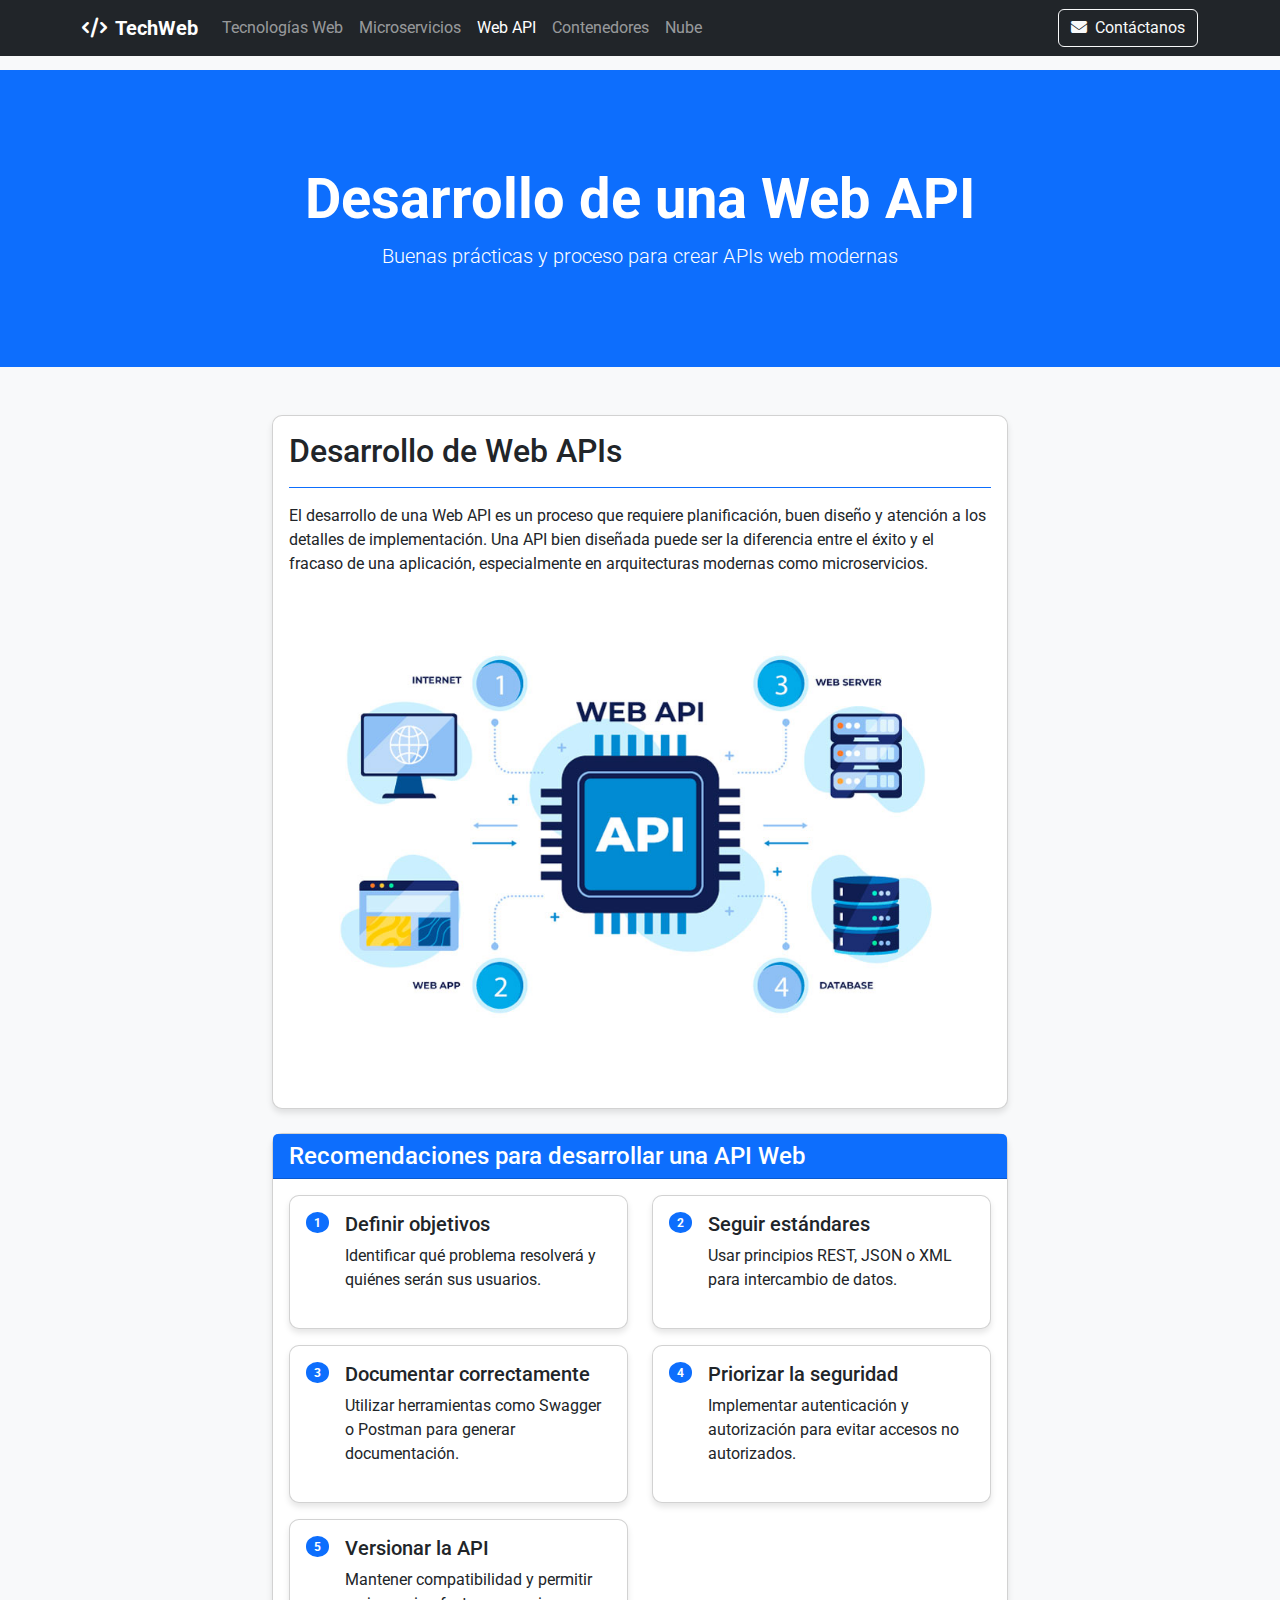
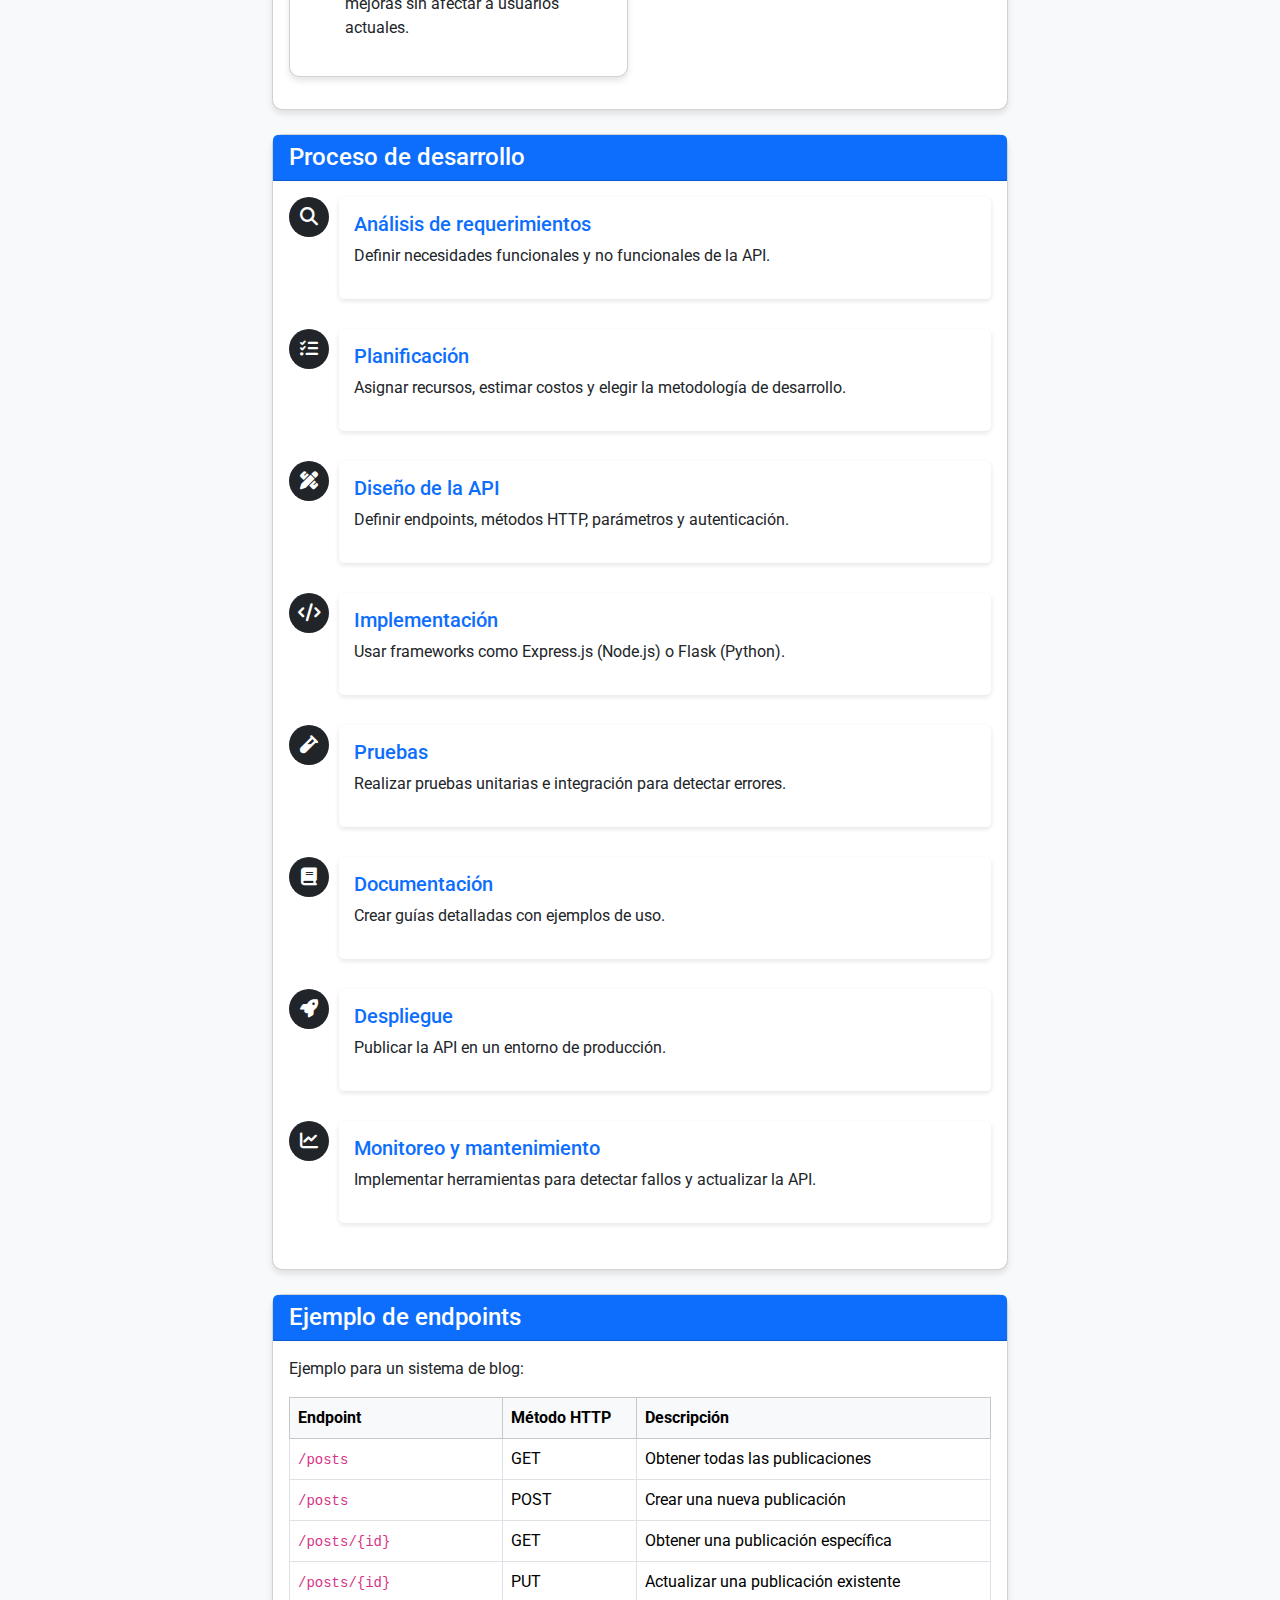
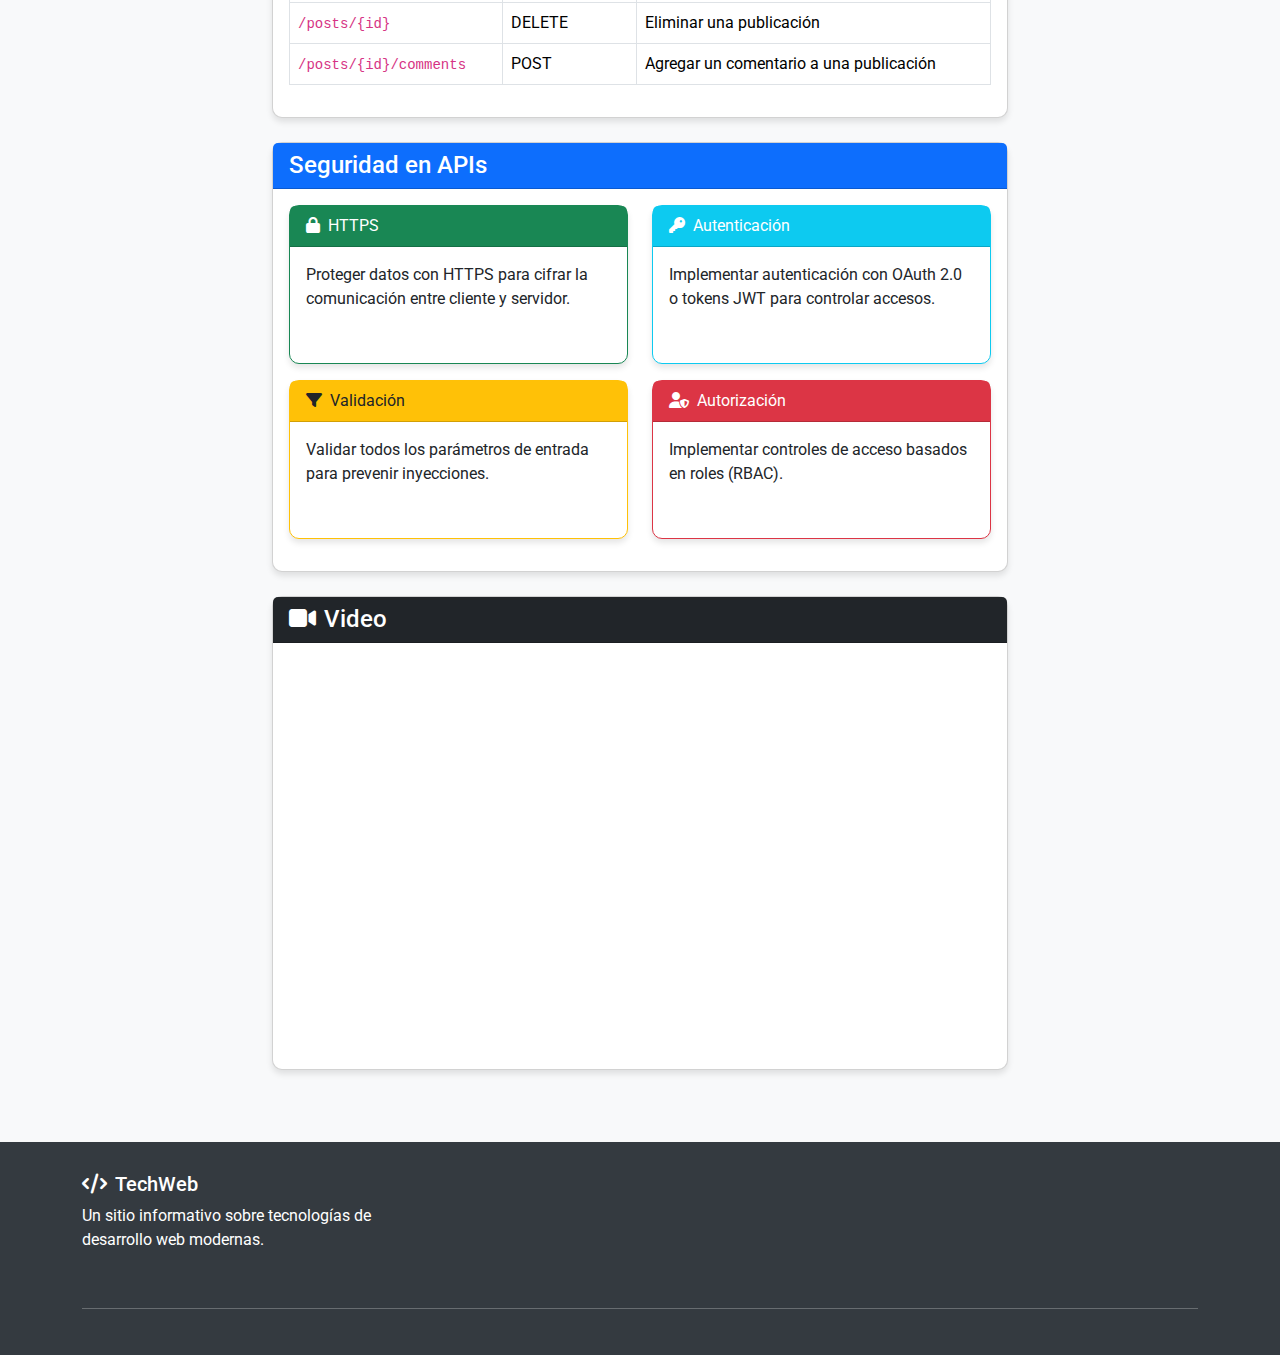
<file: webapi.html>
<!DOCTYPE html>
<html lang="es">
<head>
    <meta charset="UTF-8">
    <meta name="viewport" content="width=device-width, initial-scale=1.0">
    <link href="https://cdn.jsdelivr.net/npm/bootstrap@5.3.3/dist/css/bootstrap.min.css" rel="stylesheet">
    <script src="https://cdn.jsdelivr.net/npm/bootstrap@5.3.3/dist/js/bootstrap.bundle.min.js"></script>
    <link rel="stylesheet" href="https://cdnjs.cloudflare.com/ajax/libs/font-awesome/6.4.0/css/all.min.css">
    <link rel="stylesheet" href="css/style.css">
    
    <title>Desarrollo de Web APIs</title>
</head>
<body>
    <!-- Navbar -->
    <nav class="navbar navbar-expand-lg navbar-dark bg-dark fixed-top">
        <div class="container">
            <a class="navbar-brand" href="index.html">
                <i class="fas fa-code me-2"></i>TechWeb
            </a>
            <button class="navbar-toggler" type="button" data-bs-toggle="collapse" data-bs-target="#navbarNav" aria-controls="navbarNav" aria-expanded="false" aria-label="Toggle navigation">
                <span class="navbar-toggler-icon"></span>
            </button>
            <div class="collapse navbar-collapse" id="navbarNav">
                <ul class="navbar-nav me-auto">
                    <li class="nav-item">
                        <a class="nav-link" href="index.html">
                            Tecnologías Web
                        </a>
                    </li>
                    <li class="nav-item">
                        <a class="nav-link" href="microservicios.html">
                            Microservicios
                        </a>
                    </li>
                    <li class="nav-item">
                        <a class="nav-link active" href="webapi.html">
                            Web API
                        </a>
                    </li>
                    <li class="nav-item">
                        <a class="nav-link" href="contenedores.html">
                            Contenedores
                        </a>
                    </li>
                    <li class="nav-item">
                        <a class="nav-link" href="nube.html">
                            Nube
                        </a>
                    </li>
                </ul>
                <button class="btn btn-outline-light" data-bs-toggle="modal" data-bs-target="#contactModal">
                    <i class="fas fa-envelope me-1"></i> Contáctanos
                </button>
            </div>
        </div>
    </nav>


    <div class="bg-primary text-white py-5">
        <div class="container py-5">
            <div class="row">
                <div class="col-lg-8 mx-auto text-center">
                    <h1 class="display-4 fw-bold">Desarrollo de una Web API</h1>
                    <p class="lead mb-0">Buenas prácticas y proceso para crear APIs web modernas</p>
                </div>
            </div>
        </div>
    </div>

    <div class="container my-5">
        <div class="row">
            <div class="col-lg-8 mx-auto">
                <div class="card mb-4">
                    <div class="card-body">
                        <h2 class="section-title">Desarrollo de Web APIs</h2>
                        <hr class="border-primary  opacity-100">
                        <p>El desarrollo de una Web API es un proceso que requiere planificación, buen diseño y atención a los detalles de implementación. Una API bien diseñada puede ser la diferencia entre el éxito y el fracaso de una aplicación, especialmente en arquitecturas modernas como microservicios.</p>
                        
                        <div class="text-center my-4">
                            <img src="img/webapi.jpg" alt="Web API" class="img-fluid rounded">
                        </div>
                    </div>
                </div>


                <div class="card mb-4">
                    <div class="card-header bg-primary text-white">
                        <h2 class="h4 mb-0">Recomendaciones para desarrollar una API Web</h2>
                    </div>
                    <div class="card-body">
                        <div class="row">
                            <div class="col-md-6 mb-3">
                                <div class="card h-100 step-card">
                                    <div class="card-body">
                                        <div class="d-flex align-items-start">
                                            <span class="badge bg-primary rounded-circle me-3">1</span>
                                            <div>
                                                <h5 class="card-title">Definir objetivos</h5>
                                                <p class="card-text">Identificar qué problema resolverá y quiénes serán sus usuarios.</p>
                                            </div>
                                        </div>
                                    </div>
                                </div>
                            </div>
                            <div class="col-md-6 mb-3">
                                <div class="card h-100 step-card">
                                    <div class="card-body">
                                        <div class="d-flex align-items-start">
                                            <span class="badge bg-primary rounded-circle me-3">2</span>
                                            <div>
                                                <h5 class="card-title">Seguir estándares</h5>
                                                <p class="card-text">Usar principios REST, JSON o XML para intercambio de datos.</p>
                                            </div>
                                        </div>
                                    </div>
                                </div>
                            </div>
                            <div class="col-md-6 mb-3">
                                <div class="card h-100 step-card">
                                    <div class="card-body">
                                        <div class="d-flex align-items-start">
                                            <span class="badge bg-primary rounded-circle me-3">3</span>
                                            <div>
                                                <h5 class="card-title">Documentar correctamente</h5>
                                                <p class="card-text">Utilizar herramientas como Swagger o Postman para generar documentación.</p>
                                            </div>
                                        </div>
                                    </div>
                                </div>
                            </div>
                            <div class="col-md-6 mb-3">
                                <div class="card h-100 step-card">
                                    <div class="card-body">
                                        <div class="d-flex align-items-start">
                                            <span class="badge bg-primary rounded-circle me-3">4</span>
                                            <div>
                                                <h5 class="card-title">Priorizar la seguridad</h5>
                                                <p class="card-text">Implementar autenticación y autorización para evitar accesos no autorizados.</p>
                                            </div>
                                        </div>
                                    </div>
                                </div>
                            </div>
                            <div class="col-md-6 mb-3">
                                <div class="card h-100 step-card">
                                    <div class="card-body">
                                        <div class="d-flex align-items-start">
                                            <span class="badge bg-primary rounded-circle me-3">5</span>
                                            <div>
                                                <h5 class="card-title">Versionar la API</h5>
                                                <p class="card-text">Mantener compatibilidad y permitir mejoras sin afectar a usuarios actuales.</p>
                                            </div>
                                        </div>
                                    </div>
                                </div>
                            </div>
                        </div>
                    </div>
                </div>


                <div class="card mb-4">
                    <div class="card-header bg-primary text-white">
                        <h2 class="h4 mb-0">Proceso de desarrollo</h2>
                    </div>
                    <div class="card-body">
                        <div class="row">
                            <div class="col-12">
                                <div class="line">
                                    <div class="line-item">
                                        <div class="line-icon bg-dark text-white">
                                            <i class="fas fa-search"></i>
                                        </div>
                                        <div class="line-content">
                                            <h5>Análisis de requerimientos</h5>
                                            <p>Definir necesidades funcionales y no funcionales de la API.</p>
                                        </div>
                                    </div>
                                    <div class="line-item">
                                        <div class="line-icon bg-dark text-white">
                                            <i class="fas fa-tasks"></i>
                                        </div>
                                        <div class="line-content">
                                            <h5>Planificación</h5>
                                            <p>Asignar recursos, estimar costos y elegir la metodología de desarrollo.</p>
                                        </div>
                                    </div>
                                    <div class="line-item">
                                        <div class="line-icon bg-dark text-white">
                                            <i class="fas fa-pencil-ruler"></i>
                                        </div>
                                        <div class="line-content">
                                            <h5>Diseño de la API</h5>
                                            <p>Definir endpoints, métodos HTTP, parámetros y autenticación.</p>
                                        </div>
                                    </div>
                                    <div class="line-item">
                                        <div class="line-icon bg-dark text-white">
                                            <i class="fas fa-code"></i>
                                        </div>
                                        <div class="line-content">
                                            <h5>Implementación</h5>
                                            <p>Usar frameworks como Express.js (Node.js) o Flask (Python).</p>
                                        </div>
                                    </div>
                                    <div class="line-item">
                                        <div class="line-icon bg-dark text-white">
                                            <i class="fas fa-vial"></i>
                                        </div>
                                        <div class="line-content">
                                            <h5>Pruebas</h5>
                                            <p>Realizar pruebas unitarias e integración para detectar errores.</p>
                                        </div>
                                    </div>
                                    <div class="line-item">
                                        <div class="line-icon bg-dark text-white">
                                            <i class="fas fa-book"></i>
                                        </div>
                                        <div class="line-content">
                                            <h5>Documentación</h5>
                                            <p>Crear guías detalladas con ejemplos de uso.</p>
                                        </div>
                                    </div>
                                    <div class="line-item">
                                        <div class="line-icon bg-dark text-white">
                                            <i class="fas fa-rocket"></i>
                                        </div>
                                        <div class="line-content">
                                            <h5>Despliegue</h5>
                                            <p>Publicar la API en un entorno de producción.</p>
                                        </div>
                                    </div>
                                    <div class="line-item">
                                        <div class="line-icon bg-dark text-white">
                                            <i class="fas fa-chart-line"></i>
                                        </div>
                                        <div class="line-content">
                                            <h5>Monitoreo y mantenimiento</h5>
                                            <p>Implementar herramientas para detectar fallos y actualizar la API.</p>
                                        </div>
                                    </div>
                                </div>
                            </div>
                        </div>
                    </div>
                </div>

                <div class="card mb-4">
                    <div class="card-header bg-primary text-white">
                        <h2 class="h4 mb-0">Ejemplo de endpoints</h2>
                    </div>
                    <div class="card-body">
                        <p>Ejemplo para un sistema de blog:</p>
                        
                        <div class="table-responsive">
                            <table class="table table-bordered">
                                <thead class="table-light">
                                    <tr>
                                        <th>Endpoint</th>
                                        <th>Método HTTP</th>
                                        <th>Descripción</th>
                                    </tr>
                                </thead>
                                <tbody>
                                    <tr>
                                        <td><code>/posts</code></td>
                                        <td>GET</td>
                                        <td>Obtener todas las publicaciones</td>
                                    </tr>
                                    <tr>
                                        <td><code>/posts</code></td>
                                        <td>POST</td>
                                        <td>Crear una nueva publicación</td>
                                    </tr>
                                    <tr>
                                        <td><code>/posts/{id}</code></td>
                                        <td>GET</td>
                                        <td>Obtener una publicación específica</td>
                                    </tr>
                                    <tr>
                                        <td><code>/posts/{id}</code></td>
                                        <td>PUT</td>
                                        <td>Actualizar una publicación existente</td>
                                    </tr>
                                    <tr>
                                        <td><code>/posts/{id}</code></td>
                                        <td>DELETE</td>
                                        <td>Eliminar una publicación</td>
                                    </tr>
                                    <tr>
                                        <td><code>/posts/{id}/comments</code></td>
                                        <td>POST</td>
                                        <td>Agregar un comentario a una publicación</td>
                                    </tr>
                                </tbody>
                            </table>
                        </div>
                    </div>
                </div>

                <div class="card mb-4">
                    <div class="card-header bg-primary text-white">
                        <h2 class="h4 mb-0">Seguridad en APIs</h2>
                    </div>
                    <div class="card-body">
                        <div class="row">
                            <div class="col-md-6 mb-3">
                                <div class="card h-100 border-success">
                                    <div class="card-header bg-success text-white">
                                        <i class="fas fa-lock me-1"></i> HTTPS
                                    </div>
                                    <div class="card-body">
                                        <p>Proteger datos con HTTPS para cifrar la comunicación entre cliente y servidor.</p>
                                    </div>
                                </div>
                            </div>
                            <div class="col-md-6 mb-3">
                                <div class="card h-100 border-info">
                                    <div class="card-header bg-info text-white">
                                        <i class="fas fa-key me-1"></i> Autenticación
                                    </div>
                                    <div class="card-body">
                                        <p>Implementar autenticación con OAuth 2.0 o tokens JWT para controlar accesos.</p>
                                    </div>
                                </div>
                            </div>
                            <div class="col-md-6 mb-3">
                                <div class="card h-100 border-warning">
                                    <div class="card-header bg-warning text-dark">
                                        <i class="fas fa-filter me-1"></i> Validación
                                    </div>
                                    <div class="card-body">
                                        <p>Validar todos los parámetros de entrada para prevenir inyecciones.</p>
                                    </div>
                                </div>
                            </div>
                            <div class="col-md-6 mb-3">
                                <div class="card h-100 border-danger">
                                    <div class="card-header bg-danger text-white">
                                        <i class="fas fa-user-shield me-1"></i> Autorización
                                    </div>
                                    <div class="card-body">
                                        <p>Implementar controles de acceso basados en roles (RBAC).</p>
                                    </div>
                                </div>
                            </div>
                        </div>
                    </div>
                </div>

                <!-- Video -->
                <div class="card mb-4">
                    <div class="card-header bg-dark text-white">
                        <h2 class="h4 mb-0"><i class="fas fa-video me-2"></i>Video</h2>
                    </div>
                    <div class="card-body">
                        <div class="video-container">
                            <iframe width="560" height="315" src="https://www.youtube.com/embed/_7rT-ixivWU?si=s6EKh_566kTsiHMd&amp;start=14" title="YouTube video player" frameborder="0" allow="accelerometer; autoplay; clipboard-write; encrypted-media; gyroscope; picture-in-picture; web-share" referrerpolicy="strict-origin-when-cross-origin" allowfullscreen></iframe>
                        </div>
                    </div>
                </div>

            </div>
        </div>
    </div>

    <!-- Footer-->
    <footer class="mt-5">
        <div class="container">
            <div class="row">
                <div class="col-md-4 mb-4">
                    <h5><i class="fas fa-code me-2"></i>TechWeb</h5>
                    <p>Un sitio informativo sobre tecnologías de desarrollo web modernas.</p>
                </div>
            </div>
            <hr class="bg-light">
        </div>
    </footer>

    <!-- Ventana Modal -->
    <div class="modal fade" id="contactModal" tabindex="-1" aria-labelledby="contactModalLabel" aria-hidden="true">
        <div class="modal-dialog">
            <div class="modal-content">
                <div class="modal-header bg-primary text-white">
                    <h5 class="modal-title" id="contactModalLabel"><i class="fas fa-envelope me-2"></i>Contacto</h5>
                    <button type="button" class="btn-close btn-close-white" data-bs-dismiss="modal" aria-label="Close"></button>
                </div>
                <div class="modal-body">
                    <form>
                        <div class="mb-3">
                            <label for="name" class="form-label">Nombre</label>
                            <input type="text" class="form-control" id="name" required>
                        </div>
                        <div class="mb-3">
                            <label for="email" class="form-label">Email</label>
                            <input type="email" class="form-control" id="email" required>
                        </div>
                        <div class="mb-3">
                            <label for="message" class="form-label">Mensaje</label>
                            <textarea class="form-control" id="message" rows="3" required></textarea>
                        </div>
                    </form>
                </div>
                <div class="modal-footer">
                    <button type="button" class="btn btn-secondary" data-bs-dismiss="modal">Cerrar</button>
                    <button type="button" class="btn btn-primary">Enviar mensaje</button>
                </div>
            </div>
        </div>
    </div>
</body>
</html>
</file>
<file: css/style.css>
@import url('https://fonts.googleapis.com/css2?family=Roboto:ital,wght@0,100..900;1,100..900&display=swap');

body {
    font-family: 'Roboto', sans-serif;
    padding-top: 70px;
    background-color: #f8f9fa;
}

.navbar-brand {
    font-weight: 700;
}

.carousel-item img {
    height: 500px;
    object-fit: cover;
}

.card {
    border-radius: 10px;
    box-shadow: 0 4px 6px rgba(0, 0, 0, 0.1);
    margin-bottom: 20px;
}

.code-example {
    background-color: #f8f9fa;
    border-left: 4px solid #0d6efd;
    padding: 15px;
    font-family: 'Courier New', monospace;
}

footer {
    background-color: #343a40;
    color: white;
    padding: 30px 0;
    width: 100%;
    margin-left: 0;
    margin-right: 0;
}

.video-container {
    position: relative;
    padding-bottom: 56.25%;
    height: 0;
    overflow: hidden;
}

.video-container iframe {
    position: absolute;
    top: 0;
    left: 0;
    width: 100%;
    height: 100%;
    border-radius: 8px;
}

.line {
    position: relative;
    padding-left: 50px;
}


.line-item {
    position: relative;
    margin-bottom: 30px;
}

.line-icon {
    position: absolute;
    left: -50px;
    width: 40px;
    height: 40px;
    border-radius: 50%;
    text-align: center;
    line-height: 40px;
    font-size: 18px;
}

.line-content {
    padding: 15px;
    background: white;
    border-radius: 5px;
    box-shadow: 0 2px 5px rgba(0,0,0,0.1);
}

.line-content h5 {
    margin-top: 0;
    color: #0d6efd;
}

.icon {
    font-size: 2.5rem;
    margin-bottom: 1rem;
}

.logo {
    height: 30px;
    margin-bottom: 25px;
}
</file>
